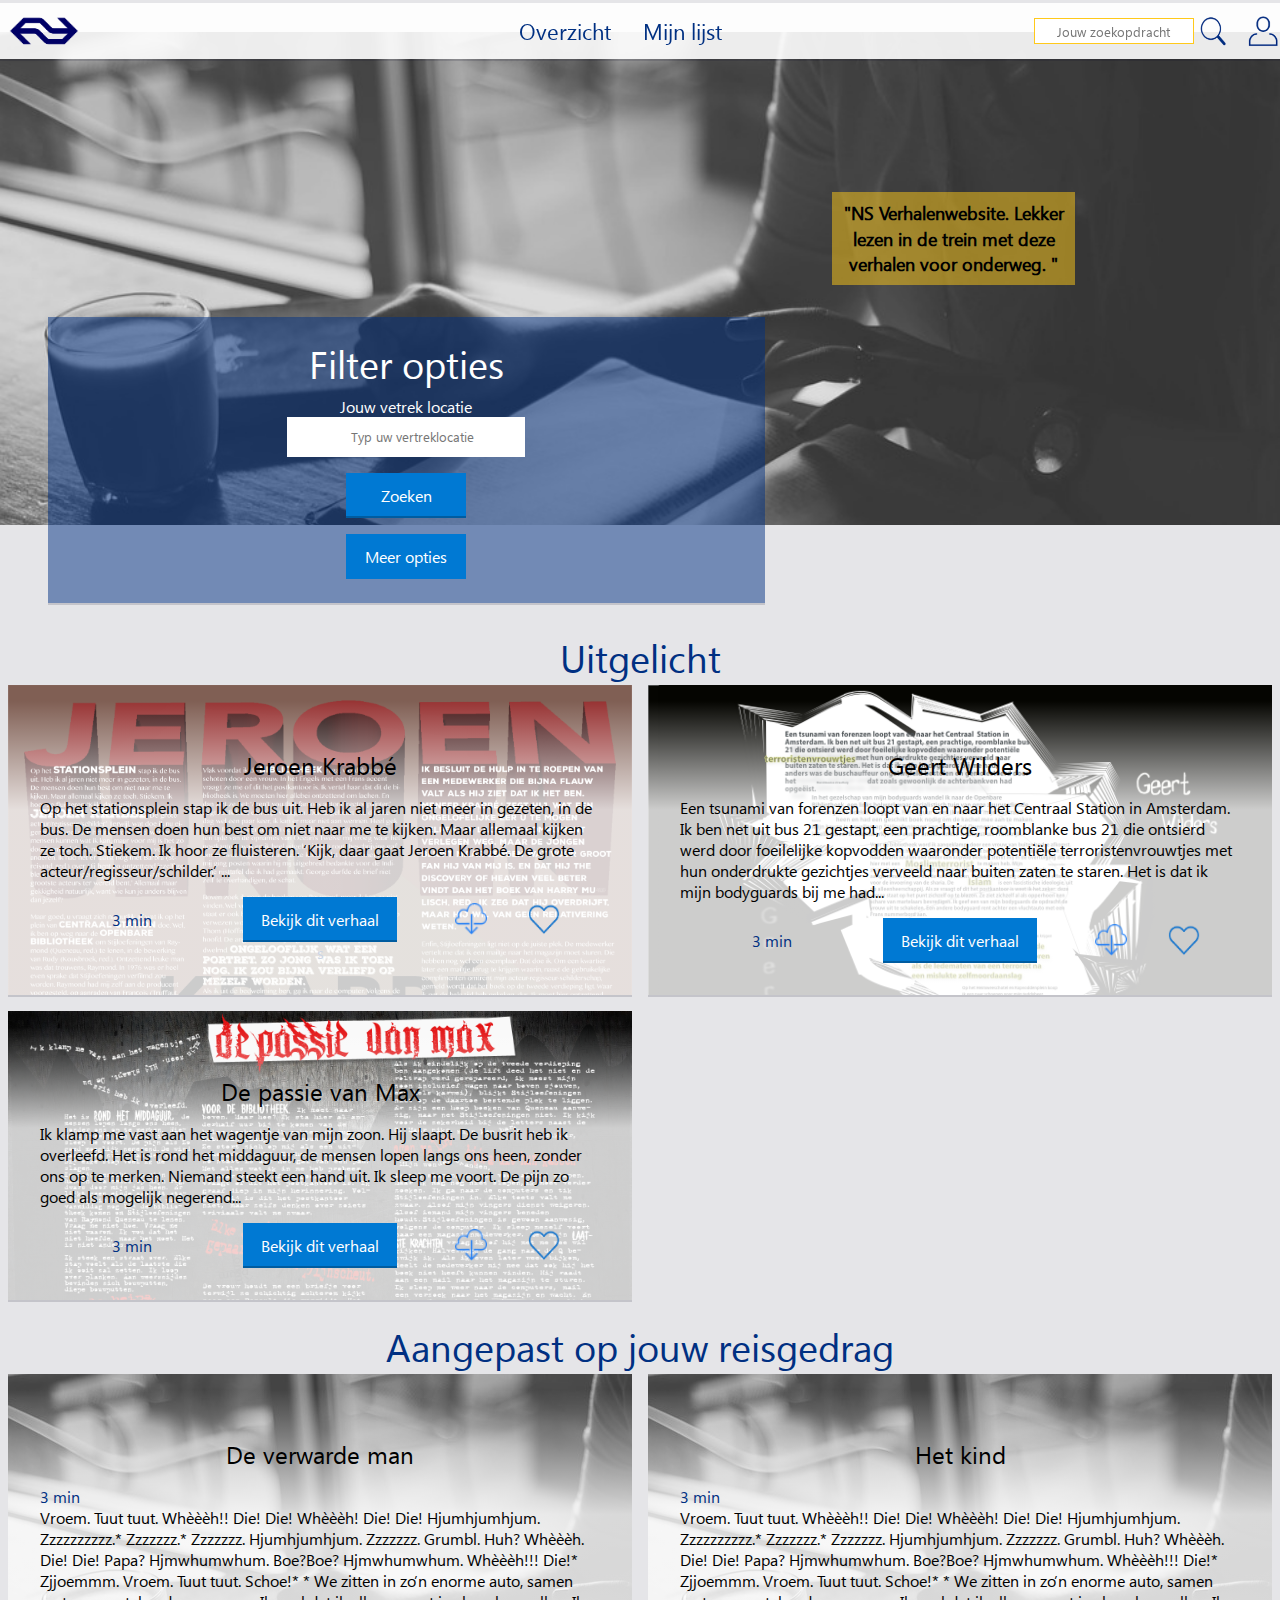
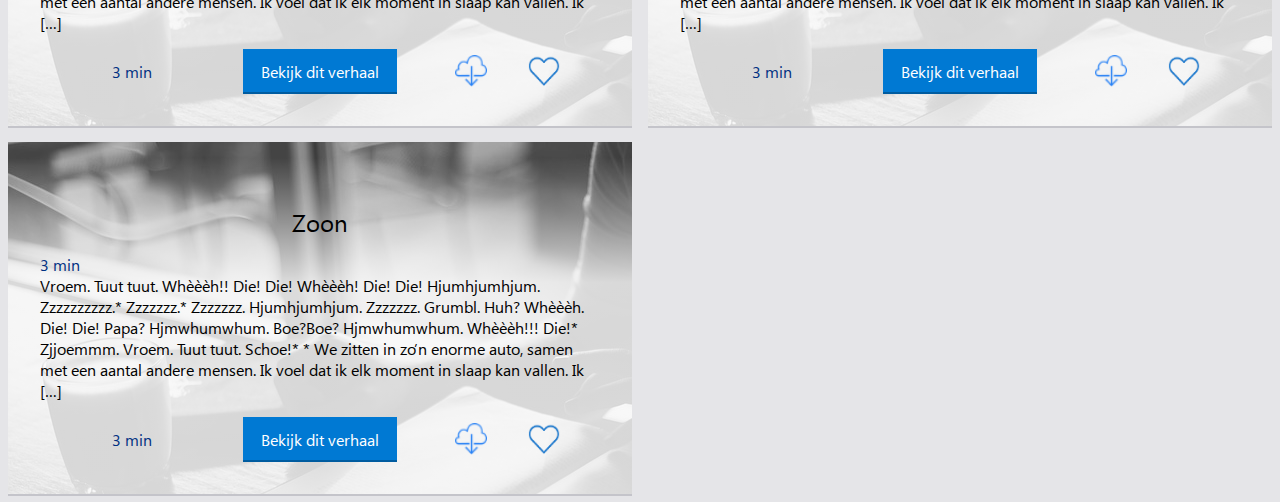
<file: index.html>
<!DOCTYPE html>
<html lang="nl">
    <head>
    <meta charset="UTF-8">
    <meta name="viewport" content="width=device-width, initial-scale=1.0">

    <link rel="stylesheet" type="text/css" href="css/style.css">
    <title>NS Reisverhalen</title>
</head>

<body>
    <header>
        <img src="assets/image/logo.png" alt="Logo van de NS">
        <h1></h1>


        <nav>


            <ul>
                <li><a href="index.html">Overzicht</a></li>
                <li><a href="index.html">Mijn lijst</a></li>
            </ul>
        </nav>


        <input type="text" name="zoeken" placeholder="Jouw zoekopdracht">
        <img src="assets/image/zoeken_icon.png" alt="zoeken icoon">
        <a href="login.html"><img src="assets/image/login_icon.png" alt="login icoon"></a>
    </header>

    <section>

        <h1>"NS Verhalenwebsite. Lekker lezen in de trein met deze verhalen voor onderweg. " </h1>
    </section>

    <aside>
        <h2>Filter opties</h2>

        <form>
            <fieldset>


                <!--           vertreklocatie-->
                <label for="input-search" class="filteren">Jouw vetrek locatie</label>

                <input type="text" id=input-search name="invoer" title="vertreklocatie" placeholder="Typ uw vertreklocatie">



                <!--     DEZE BUTTON MOET EIGENKIJK ZO:-->
                <input type="submit" value="Zoeken" id="resulaten-tonen">


                <!--    MAAR DE BUTTON WAS ZO:-->
                <!--       <button type="submit" id="resulaten-tonen">Zoeken!</button> -->

                <button>Meer opties</button>
                <div id="options">



                    <!--Leesduur-->
                    <label for="radio-leesduur" class="tijdkeuze">
            Filter op leesduur
</label>


                    <input id="radio-leesduur0min" type="radio" name="changeOverTime" value="0">
                    <label for="radio-leesduur0min" class="minuten">0 tot 5 min</label>


                    <input id="radio-leesduur5min" type="radio" name="changeOverTime" value="5">
                    <label for="radio-leesduur5min" class="minuten">5 tot 10 min</label>

                    <input id="radio-leesduur10min" type="radio" name="changeOverTime" value="10">
                    <label for="radio-leesduur10min" class="minuten"> 10 tot 15 min</label>

                    <!--Voorkeuren-->
                    <!--  Checkbox -->

                    <label for="Preferences" class="voorkeur">Voorkeuren</label>
                    <input type="checkbox" name="sorteren" value="ongelezen" ID="Preferences">Toon alleen ongelezen
                    <input type="checkbox" name="sorteer" value="goed beoordeelde" ID="Preferences">Toon alleen goed beoordeeld


                </div>

            </fieldset>

            <!--

            DIT IS DE DROPDOWN VERSIE FILTEREN OP LEESDUUR
                    <label>
                        Filter op leesduur
                            <label for="time-input" class="timebutton_inputlabel">
                            <img src="assets/image/login_icon.png" alt="login icoon">

                    <select>
                            <option value="1">0-5 min</option>
                            <option value="2">5-10 min</option>
                            <option value="3">10-15 min</option>
                        </select>
                    </label>
-->

        </form>
    </aside>
    <main>
        <section>
            <h2>Uitgelicht</h2>
        </section>

        <article>
            <h3>Jeroen Krabbé</h3>
            <p>Op het stationsplein stap ik de bus uit. Heb ik al jaren niet meer in gezeten, in de bus. De mensen doen hun best om niet naar me te kijken. Maar allemaal kijken ze toch. Stiekem. Ik hoor ze fluisteren. ‘Kijk, daar gaat Jeroen Krabbé. De grote acteur/regisseur/schilder.’ ...
            </p>
            <footer>
                <span>3 min</span>
                <a href="mijnvehalen_aanzien.html">Bekijk dit verhaal</a>

                <div>
                    <img id="download" src="assets/image/download_icon.png" alt="downloaden">

                    <img id="opslaan" src="assets/image/opslaan_icon.png" alt="opslaan">
                </div>
            </footer>
s
        </article>

        <article>
            <h3>Geert Wilders</h3>
            <p>Een tsunami van forenzen loopt van en naar het Centraal Station in Amsterdam. Ik ben net uit bus 21 gestapt, een prachtige, roomblanke bus 21 die ontsierd werd door foeilelijke kopvodden waaronder potentiële terroristenvrouwtjes met hun onderdrukte gezichtjes verveeld naar buiten zaten te staren. Het is dat ik mijn bodyguards bij me had...</p>
            <footer>
                <span>3 min</span>
                <a href="mijnverhalen_discriminatie.html">Bekijk dit verhaal</a>
                
                <div>
                    <img id="download" src="assets/image/download_icon.png" alt="downloaden">
                    <img id="opslaan" src="assets/image/opslaan_icon.png" alt="opslaan">
                </div>
            </footer>
        </article>

        <article>
            <h3>De passie van Max</h3>
            <p>Ik klamp me vast aan het wagentje van mijn zoon. Hij slaapt. De busrit heb ik overleefd. Het is rond het middaguur, de mensen lopen langs ons heen, zonder ons op te merken. Niemand steekt een hand uit. Ik sleep me voort. De pijn zo goed als mogelijk negerend... </p>
            <footer>
                <span>3 min</span>
                <a href="mijnverhalen_lijden.html">Bekijk dit verhaal</a>
                <div>
                    <img id="download" src="assets/image/download_icon.png" alt="downloaden">
                    <img id="opslaan" src="assets/image/opslaan_icon.png" alt="opslaan">
                </div>
            </footer>
        </article>

        <section>
            <h2>Aangepast op jouw reisgedrag</h2>
        </section>

        <article>
            <h3>De verwarde man</h3>
            <footer>3 min</footer>
            <p>Vroem. Tuut tuut. Whèèèh!! Die! Die! Whèèèh! Die! Die! Hjumhjumhjum. Zzzzzzzzzz.* Zzzzzzz.* Zzzzzzz. Hjumhjumhjum. Zzzzzzz. Grumbl. Huh? Whèèèh. Die! Die! Papa? Hjmwhumwhum. Boe?Boe? Hjmwhumwhum. Whèèèh!!! Die!* Zjjoemmm. Vroem. Tuut tuut. Schoe!* * We zitten in zo’n enorme auto, samen met een aantal andere mensen. Ik voel dat ik elk moment in slaap kan vallen. Ik […]</p>
            <footer>
                <span>3 min</span>
                <a href="mijnverhalen_lijden.html">Bekijk dit verhaal</a>
                <div>
                    <img id="download" src="assets/image/download_icon.png" alt="downloaden">
                    <img id="opslaan" src="assets/image/opslaan_icon.png" alt="opslaan">
                </div>
            </footer>
        </article>


        <article>
            <h3>Het kind</h3>
            <footer>3 min</footer>
            <p>Vroem. Tuut tuut. Whèèèh!! Die! Die! Whèèèh! Die! Die! Hjumhjumhjum. Zzzzzzzzzz.* Zzzzzzz.* Zzzzzzz. Hjumhjumhjum. Zzzzzzz. Grumbl. Huh? Whèèèh. Die! Die! Papa? Hjmwhumwhum. Boe?Boe? Hjmwhumwhum. Whèèèh!!! Die!* Zjjoemmm. Vroem. Tuut tuut. Schoe!* * We zitten in zo’n enorme auto, samen met een aantal andere mensen. Ik voel dat ik elk moment in slaap kan vallen. Ik […]</p>
            <footer>
                <span>3 min</span>
                <a href="mijnverhalen_lijden.html">Bekijk dit verhaal</a>
                <div>
                    <img id="download" src="assets/image/download_icon.png" alt="downloaden">
                    <img id="opslaan" src="assets/image/opslaan_icon.png" alt="opslaan">
                </div>
            </footer>
        </article>

        <article>
            <h3>Zoon</h3>
            <footer>3 min</footer>
            <p>Vroem. Tuut tuut. Whèèèh!! Die! Die! Whèèèh! Die! Die! Hjumhjumhjum. Zzzzzzzzzz.* Zzzzzzz.* Zzzzzzz. Hjumhjumhjum. Zzzzzzz. Grumbl. Huh? Whèèèh. Die! Die! Papa? Hjmwhumwhum. Boe?Boe? Hjmwhumwhum. Whèèèh!!! Die!* Zjjoemmm. Vroem. Tuut tuut. Schoe!* * We zitten in zo’n enorme auto, samen met een aantal andere mensen. Ik voel dat ik elk moment in slaap kan vallen. Ik […]</p>
            <footer>
                <span>3 min</span>
                <a href="mijnverhalen_lijden.html">Bekijk dit verhaal</a>
                <div>
                    <img id="download" src="assets/image/download_icon.png" alt="downloaden">
                    <img id="opslaan" src="assets/image/opslaan_icon.png" alt="opslaan">
                </div>
            </footer>

        </article>



    </main>
<!--
    <footer>
        <a href="index.html">Overzicht</a>
        <a href="http://www.ns.ns">Naar de NS-website</a>
    </footer>
-->
</body>
<script src="js/index.js"></script>
</html>
</file>
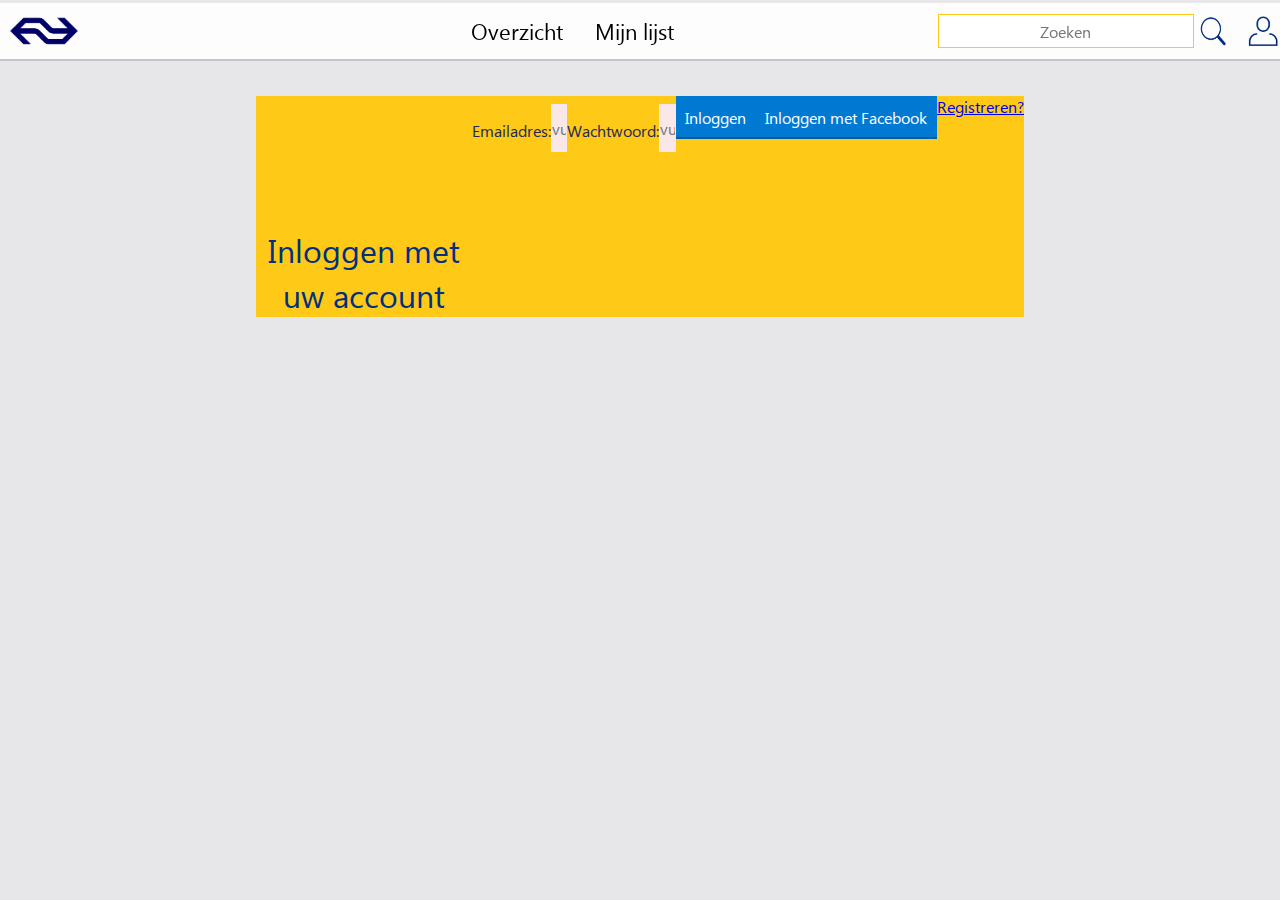
<file: login.html>
<!DOCTYPE html>
<html lang="nl">
	<head>
		<meta charset="UTF-8">
		<meta name="viewport" content="width=device-width, initial-scale=1.0">
		<title>Login</title>
		<link rel="stylesheet" href="css/stylelogin.css">
		
	</head>
	<body>
		<header>
            <img src="assets/image/logo.png" alt="Logo van de NS">
            <h1>NS Reisverhalen</h1>


            <nav>
                

                <ul>
                    <li><a href="index.html">Overzicht</a></li>
                    <li><a href="index.html">Mijn lijst</a></li>
                </ul>
            </nav>

           
            <input type="text" name="zoeken" placeholder="Zoeken">
            <img src="assets/image/zoeken_icon.png" alt="zoeken icoon">
            <a href="login.html"><img src="assets/image/login_icon.png" alt="login icoon"></a>
        </header>
	  <!-- <!Moet H1 zijn -->
		
			
			
				<form action="index.html">
					<legend>Inloggen met uw account</legend>

					<fieldset>
					
						<label for="email">Emailadres:</label>
						<input type="email" name="email" id="email" title="E-mail adres" placeholder="vul hier je e-mail adres in" required="">
						<!-- <div contenteditable="plaintext-only"></div> -->
					</input>

						
						<label for="hww">Wachtwoord:</label>
						<input type="password" name="hhw" id="hww" placeholder="vul hier je wachtwoord in" required="">
						</input>

						<input id="inloggen" class="button" type="submit" value="Inloggen"></input>

						<input id="inloggenfb" class="button" type="submit" value="Inloggen met Facebook"></input>

						<a href="register.html">Registreren?</a>
						<!-- <button>Inloggen</button> -->
					</fieldset>
					
					
					
					
					
					
				</form>
				
			
			
		<!--  <footer>
            <a href="index.html">Overzicht</a>
            <a href="index.html">Terug</a> -->
        </footer>
	</body>
</html>
</file>
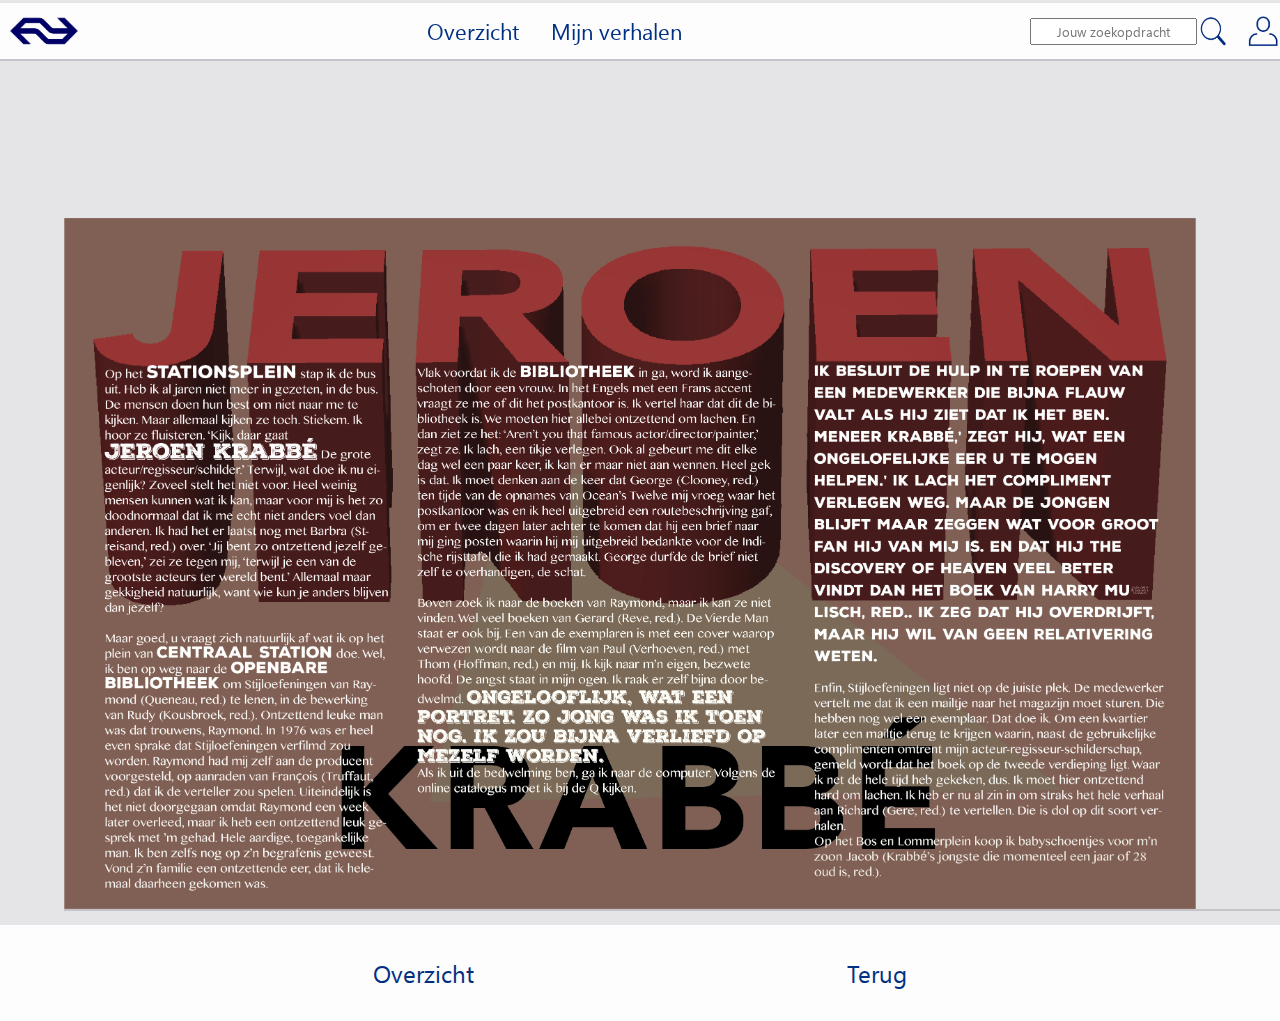
<file: mijnvehalen_aanzien.html>
<!DOCTYPE html>
<html lang="nl">
	<head>
		<meta charset="UTF-8">
		<meta name="viewport" content="width=device-width, initial-scale=1.0">
		<link rel="stylesheet" type="text/css" href="css/style_lijdenverhaal.css"> 
		<!-- Andere stylesheet toevoegen -->
		<title>Aanzien Verhaal</title>
	</head>
	<body>
		<header>
			<img src="assets/image/logo.png" alt="Logo van de NS">
			<h1>Jouw opgeslagen en gedownloade verhalen</h1>
			


<!-- WERKT NOG NIET ALS DROPDOWN -->
			<nav>
				
				<ul>
					<li><a href="index.html">Overzicht</a></li>
					<li><a href="index.html">Mijn verhalen</a></li>
				</ul>
			
			</nav>
			
		
			<input type="text" name="zoeken" placeholder="Jouw zoekopdracht">
			<img src="assets/image/zoeken_icon.png" alt="zoeken icoon">
			<a href="login.html"><img src="assets/image/login_icon.png" alt="login icoon"></a>
			
		</header>
		
<!--		  -->
<main>

    
     <div class="gif1"></div>
     <div class='img1'><p>De enige echte</p></div>
    <div class="aanzien"></div>
    

<!--    <img src="assets/lijden1.png" alt="lees verhaal">-->
           
            <section>
                <h2>De passie van Max</h2>
                </section>

<!--
                <article>
                    <h3>Stijloefeningen (58) – De Passie van Max </h3>
                    <p>Ik klamp me vast aan het wagentje van mijn zoon. Hij slaapt. De busrit heb ik overleefd. Het is rond het middaguur, de mensen lopen langs ons heen, zonder ons op te merken. Niemand steekt een hand uit. Ik sleep me voort. De pijn zo goed als mogelijk negerend....
                    </p>
                    <footer>
                        <span>3 min</span>
                        <a href="index.html">Lees verder</a>
                        <div>
                            <img src="assets/image/download_icon.png" alt="downloaden">
                            <img src="assets/image/opslaan_icon.png" alt="opslaan">
                        </div>
                    </footer>

                </article>
                </div>
            
-->
               
        </main>
        <footer>
         <a href="index.html">Overzicht</a>
        <a href="index.html">Terug</a>
        </footer>
</body>
<script src="js/index.js"></script>
</html>
</file>
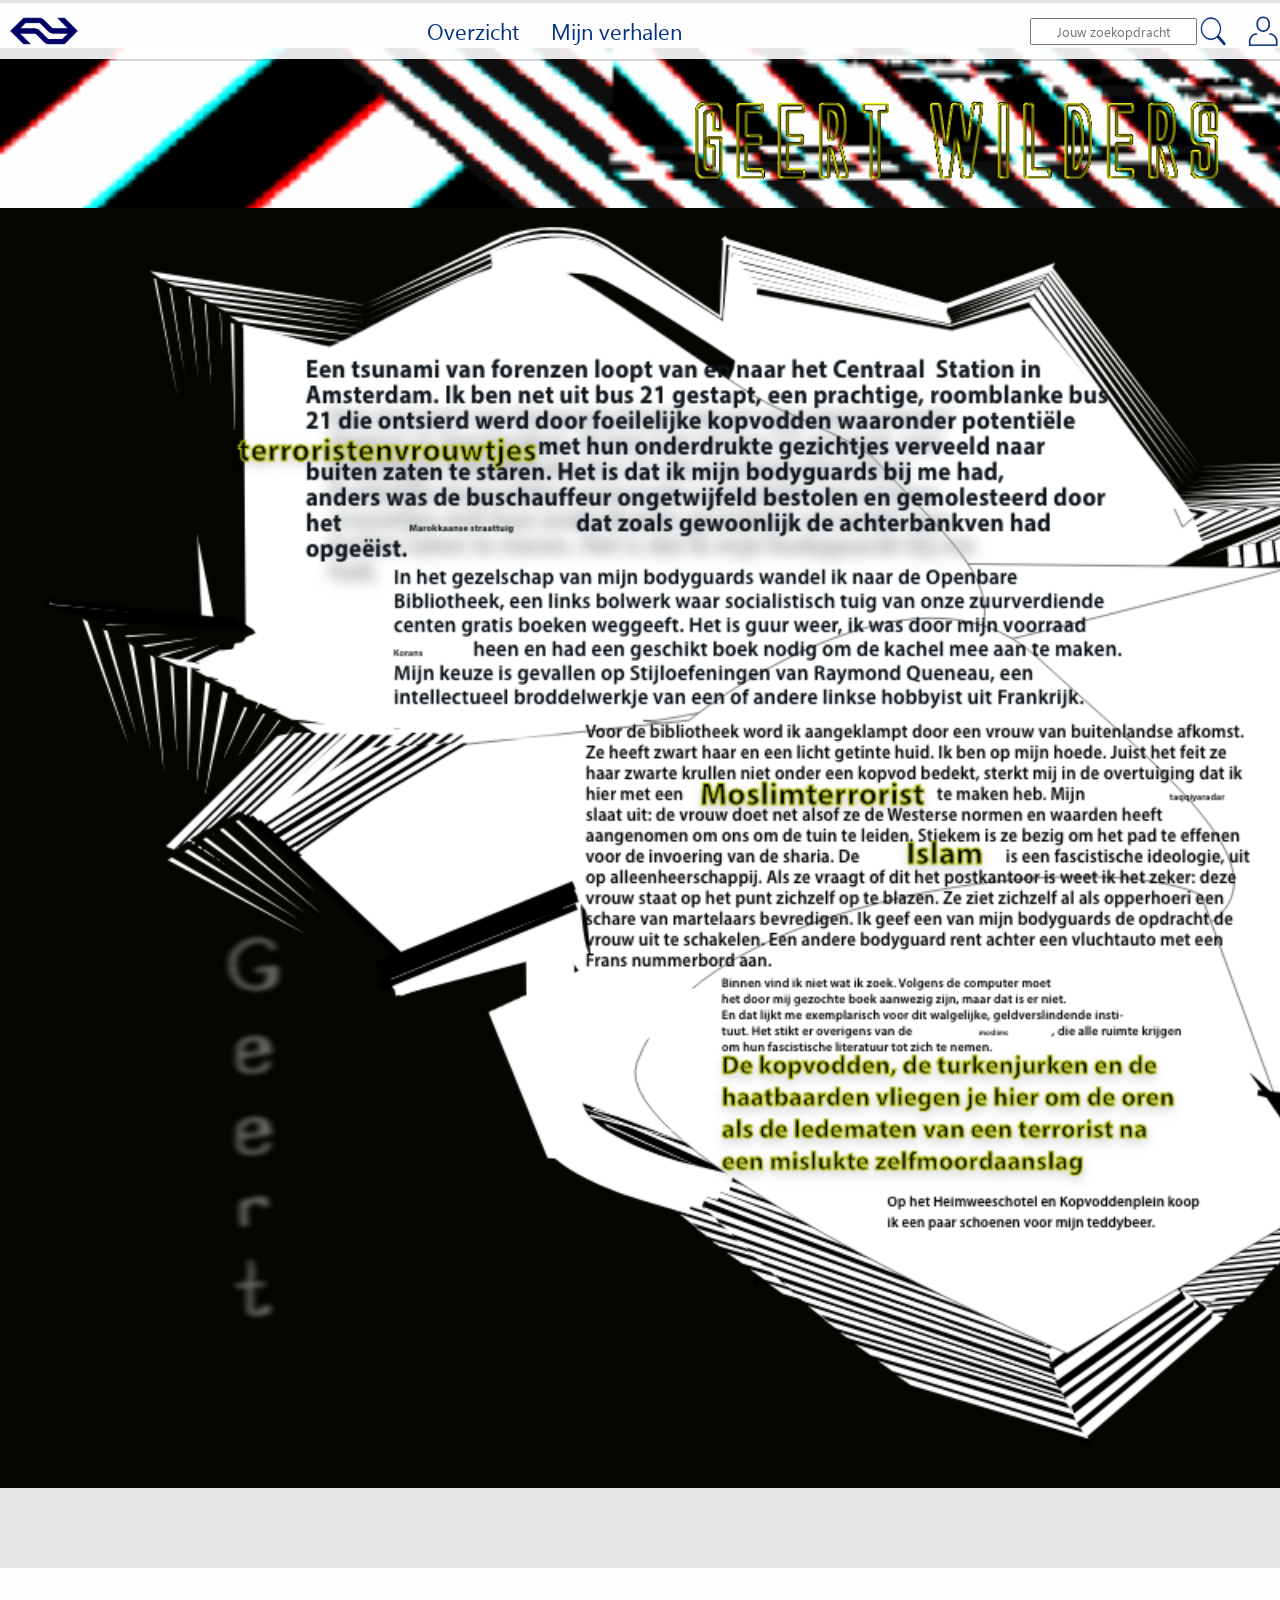
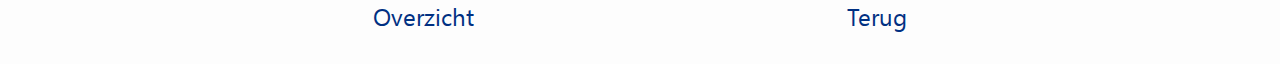
<file: mijnverhalen_discriminatie.html>
<!DOCTYPE html>
<html lang="nl">
	<head>
		<meta charset="UTF-8">
		<meta name="viewport" content="width=device-width, initial-scale=1.0">
		<link rel="stylesheet" type="text/css" href="css/style_lijdenverhaal.css"> 
		<!-- Andere stylesheet toevoegen -->
		<title>Discriminatie Verhaal</title>
	</head>
	<body>
		<header>
			<img src="assets/image/logo.png" alt="Logo van de NS">
			<h1>Jouw opgeslagen en gedownloade verhalen</h1>
			


<!-- WERKT NOG NIET ALS DROPDOWN -->
			<nav>
				
				<ul>
					<li><a href="index.html">Overzicht</a></li>
					<li><a href="index.html">Mijn verhalen</a></li>
				</ul>
			
			</nav>
			
		
			<input type="text" name="zoeken" placeholder="Jouw zoekopdracht">
			<img src="assets/image/zoeken_icon.png" alt="zoeken icoon">
			<a href="login.html"><img src="assets/image/login_icon.png" alt="login icoon"></a>
			
		</header>
		
<!--		  -->
<main class="gif5">

  <div class="gif3"></div>
  <div class="gif4"></div>


    <div class="discriminatie"></div>

<!--    <img src="assets/lijden1.png" alt="lees verhaal">-->
           
            <section>
                <h2>De passie van Max</h2>
                </section>

<!--
                <article>
                    <h3>Stijloefeningen (58) – De Passie van Max </h3>
                    <p>Ik klamp me vast aan het wagentje van mijn zoon. Hij slaapt. De busrit heb ik overleefd. Het is rond het middaguur, de mensen lopen langs ons heen, zonder ons op te merken. Niemand steekt een hand uit. Ik sleep me voort. De pijn zo goed als mogelijk negerend....
                    </p>
                    <footer>
                        <span>3 min</span>
                        <a href="index.html">Lees verder</a>
                        <div>
                            <img src="assets/image/download_icon.png" alt="downloaden">
                            <img src="assets/image/opslaan_icon.png" alt="opslaan">
                        </div>
                    </footer>

                </article>
                </div>
            
-->
               
        </main>
        <footer>
         <a href="index.html">Overzicht</a>
        <a href="index.html">Terug</a>
        </footer>
</body>
<script src="js/index.js"></script>
</html>
</file>
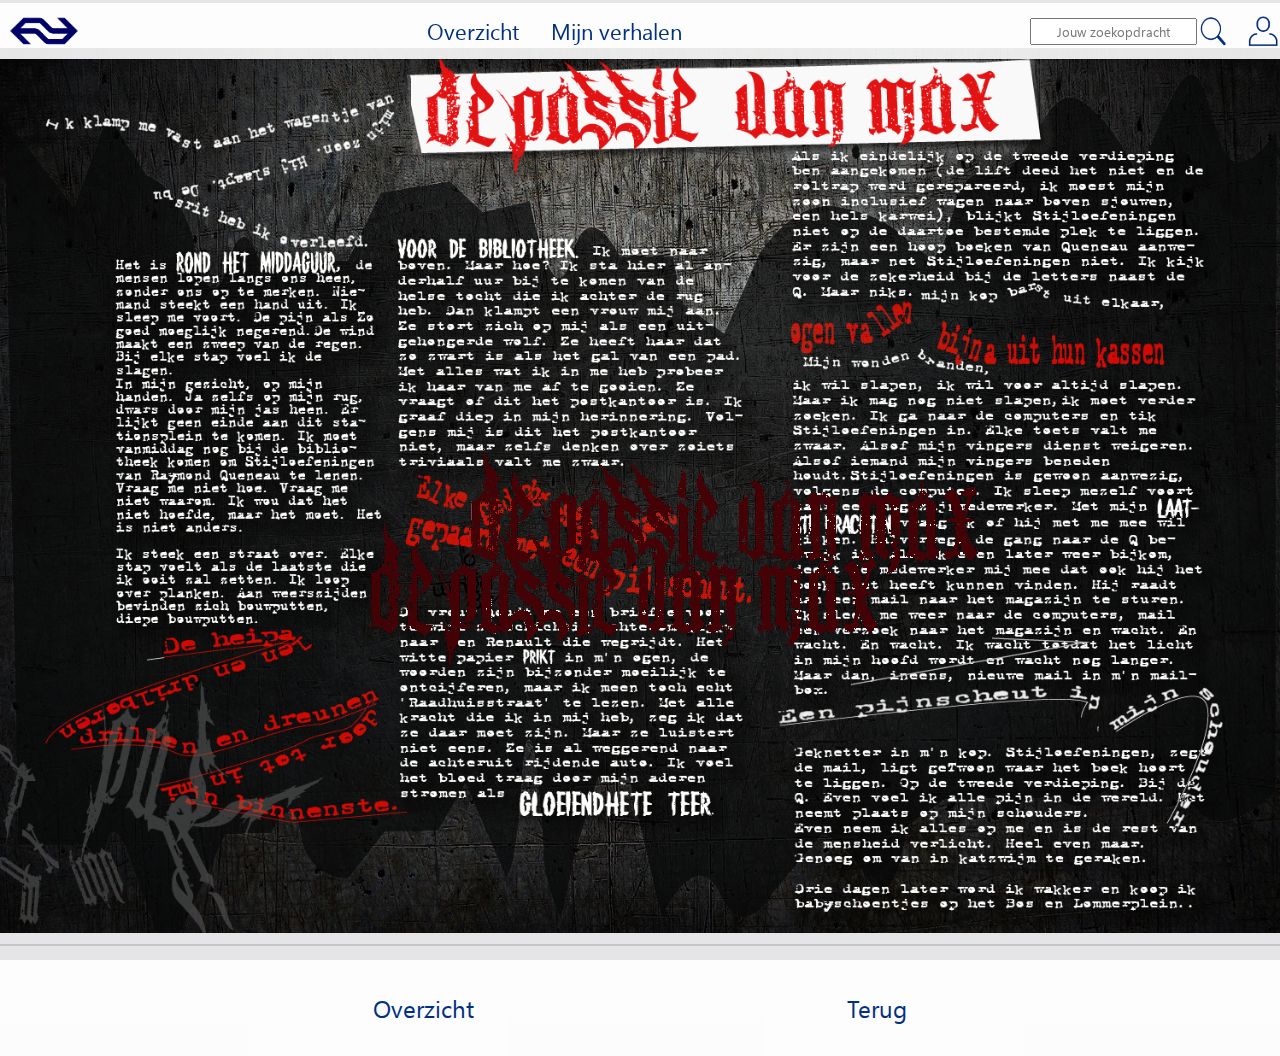
<file: mijnverhalen_lijden.html>
<!DOCTYPE html>
<html lang="nl">
	<head>
		<meta charset="UTF-8">
		<meta name="viewport" content="width=device-width, initial-scale=1.0">
		<link rel="stylesheet" type="text/css" href="css/style_lijdenverhaal.css"> 
		<!-- Andere stylesheet toevoegen -->
		<title>Lijden Verhaal</title>
	</head>
	<body>
		<header>
			<img src="assets/image/logo.png" alt="Logo van de NS">
			<h1>Jouw opgeslagen en gedownloade verhalen</h1>
			


<!-- WERKT NOG NIET ALS DROPDOWN -->
			<nav>
				
				<ul>
					<li><a href="index.html">Overzicht</a></li>
					<li><a href="index.html">Mijn verhalen</a></li>
				</ul>
			
			</nav>
			
		
			<input type="text" name="zoeken" placeholder="Jouw zoekopdracht">
			<img src="assets/image/zoeken_icon.png" alt="zoeken icoon">
			<a href="login.html"><img src="assets/image/login_icon.png" alt="login icoon"></a>
			
		</header>
		
<!--		  -->
<main>

    <div class="gif2"></div>
    <div class="lijden"></div>
    
    

<!--    <img src="assets/lijden1.png" alt="lees verhaal">-->
           
            <section>
                <h2>De passie van Max</h2>
                </section>

<!--
                <article>
                    <h3>Stijloefeningen (58) – De Passie van Max </h3>
                    <p>Ik klamp me vast aan het wagentje van mijn zoon. Hij slaapt. De busrit heb ik overleefd. Het is rond het middaguur, de mensen lopen langs ons heen, zonder ons op te merken. Niemand steekt een hand uit. Ik sleep me voort. De pijn zo goed als mogelijk negerend....
                    </p>
                    <footer>
                        <span>3 min</span>
                        <a href="index.html">Lees verder</a>
                        <div>
                            <img src="assets/image/download_icon.png" alt="downloaden">
                            <img src="assets/image/opslaan_icon.png" alt="opslaan">
                        </div>
                    </footer>

                </article>
                </div>
            
-->
               
        </main>
        <footer>
         <a href="index.html">Overzicht</a>
        <a href="index.html">Terug</a>
        </footer>
</body>
<script src="js/index.js"></script>
</html>
</file>
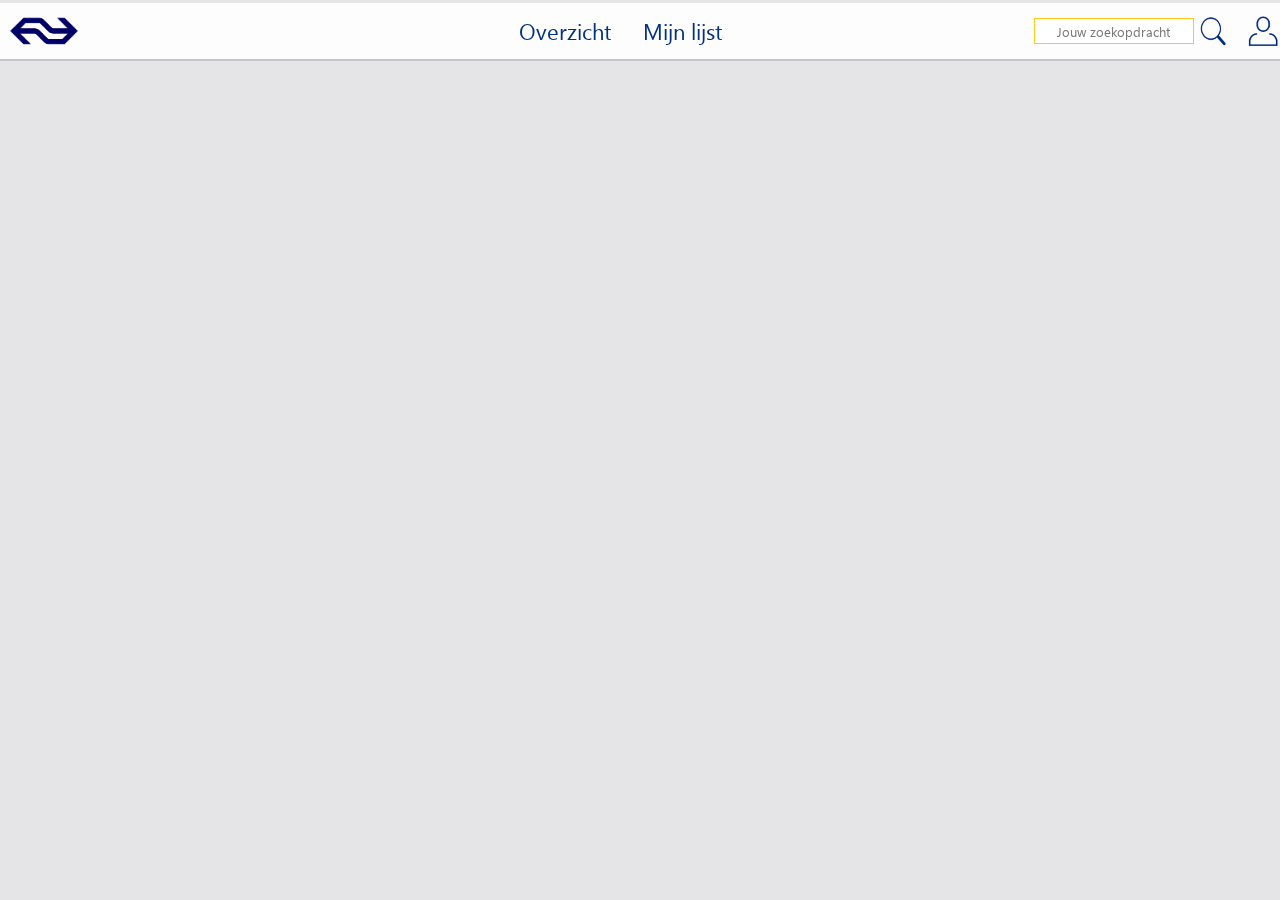
<file: Oefening_tabbar_android.html>
<!DOCTYPE html>
<html lang="nl">
    <head>
        <meta charset="UTF-8">
        <meta name="viewport" content="width=device-width, initial-scale=1.0">

        <link rel="stylesheet" type="text/css" href="css/style.css">
        <title>NS Reisverhalen</title>
    </head>
    <body>
        <header>
            <img src="assets/image/logo.png" alt="Logo van de NS">
            <h1>NS Reisverhalen</h1>

            <nav>

                <ul>
                    <li><a href="index.html">Overzicht</a></li>
                    <li><a href="index.html">Mijn lijst</a></li>
                </ul>

            </nav>

            <input type="text" name="zoeken" placeholder="Jouw zoekopdracht">
            <img src="assets/image/zoeken_icon.png" alt="zoeken icoon">
            <a href="login.html"><img src="assets/image/login_icon.png" alt="login icoon"></a>
        </header>
</file>
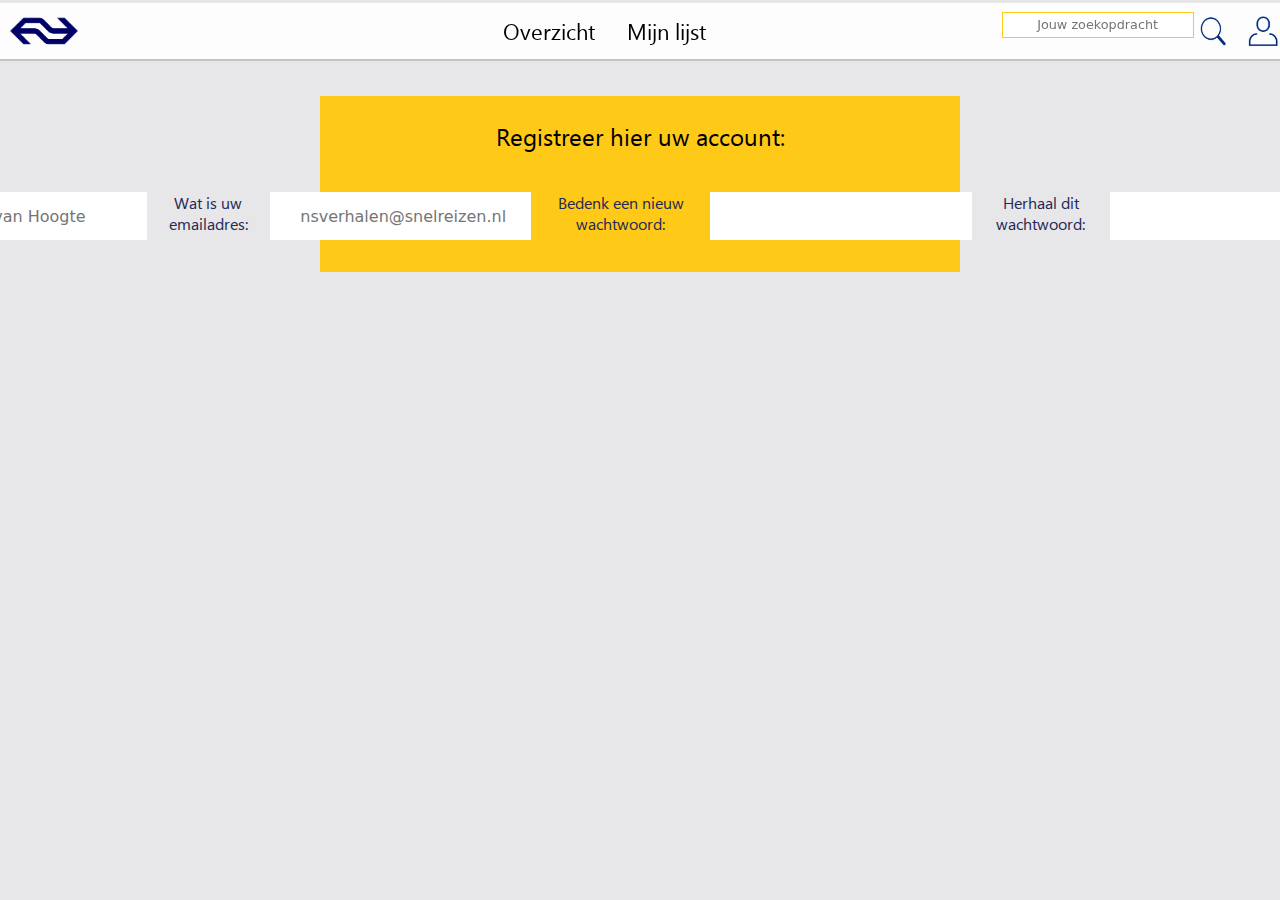
<file: register.html>
<!DOCTYPE html>
<html lang="nl">
<head>
    <meta charset="UTF-8">
     <link rel="stylesheet" type="text/css" href="css/style_aanmelden.css">
    <title>Registreren</title>
    </head>
    <body>
        <header>
            <img src="assets/image/logo.png" alt="Logo van de NS">
            <h1></h1>


            <nav>
                

                <ul>
                    <li><a href="index.html">Overzicht</a></li>
                    <li><a href="index.html">Mijn lijst</a></li>
                </ul>
            </nav>

           
            <input type="text" name="zoeken" placeholder="Jouw zoekopdracht">
            <img src="assets/image/zoeken_icon.png" alt="zoeken icoon">
            <a href="login.html"><img src="assets/image/login_icon.png" alt="login icoon"></a>
        </header>

<form>
      <fieldset>
        <legend>Registreer hier uw account:</legend>
     
      <label for="naam">Wat is uw naam:</label>
      <input type="text" name="naam" placeholder="Arjan van Hoogte" id="naam" required="">
      <label for="email">Wat is uw emailadres:</label>
      <input type="email" name="email" placeholder=" nsverhalen@snelreizen.nl" id="email" required="">
      <label for="ww">Bedenk een nieuw wachtwoord:</label>
      <input type="password" name="ww" placeholder="" id="ww" required="">
      <label for="hww">Herhaal dit wachtwoord:</label>
      <input type="password" name="hhw" id="hww" required="">
      <input id="registreren" class="button" type="submit" value="Nu registreren" onclick="ShowMessage()">

      <div id="popup"></div>
       
    </fieldset>
</form>

</body>
<script src="js/index.js"></script>
</html>
</file>
<file: css/style.css>
/*Colors used: #e5e5e8; grey
#e9c84e; yellow
rgba(255, 201, 23, 1); geel
rgba (0, 48, 130, 1);
Font-style: Segoe UI*/
/*var color: (--nsyellow);*/

/*border-style: solid, 0.5em, #fff; */
/*background-color: rgba(255, 201, 23, 1); yellow*/
    /*background-color: hsla(0, 0%, 100%, .9); DOORZICHTIG*/
    /*box-shadow: 0 2px 0 0 rgba(7, 7, 33, .15);*/


    /*alle boxsizings eruit rbehalve bij reset*/
    /*alle comments eruit*/

/*

-webkit-transition: all 0.15s ease;
-moz-transition: all 0.15s ease;
transition: all 0.15s ease;
    display: block;
transition: all 0.15s ease-in-out;
*/

/*:root{
    --nsyellow: rgba(255, 201, 23, 1);
    --nsblue: rgba(0, 48, 130, 1);
}*/
@font-face {
    font-family: "segoe UI";
    src: url('../assets/fonts/segoeui.ttf') format('truetype');
}

body,
body * {
    font-family: "segoe UI", serif;
    margin: 0;
    padding: 0;
    box-sizing: border-box;
}


/*HEADER*/
header {
    background-color: hsla(0, 0%, 100%, .9);
    width: 100%;
    box-shadow: 0 0.125rem 0 0 rgba(7, 7, 33, .15);
    position: fixed;
    top: 0.2rem;
    z-index: 99;
    height: 3.5rem;
}

header > img:last-of-type {
    
        margin-right: 1rem;
    display: flex;
    justify-content: flex-end;
    justify-items: flex-end;
    align-items: flex-end;
}

img[src="assets/image/logo.png"] {
/*    Het logo van de ns*/
width: 4.5em;
height: 4.5em;
margin-left: 0.5em;
}

header > h1 {
/*    NS Reisverhalen*/
font-size: 2.375rem;
line-height: 2.8125rem;
color: #003082;
font-weight: 400;
    margin-left: 1rem; 
    content:""; 
    display: none;
}


img[src="assets/image/zoeken_icon.png"] {
width: 2.1em;
height: 2em;
}


img[src="assets/image/login_icon.png"]{
/*Login icon in header
attribute selector*/
width: 2.1em;
height: 2em;
display: flex;
justify-content: flex-end;
justify-items: flex-end;

}

header{
    display: flex;
    align-items: center;
    justify-content: flex-start;
    vertical-align: middle;
}

header > input {
    
    border: solid 0.03rem rgb(255, 201, 26);
    padding: -5rem;
    /* padding: 1rem; */
       margin-left: -8rem;
    margin-right: 0.2rem;
    /* width: 20%; */
    font-size: 0.8rem;
    /* height: 1rem; */
    -webkit-appearance: textfield;
    text-align: center;
}

/*---------------------------------- nav-----------------------*/

nav {
    margin: 1em auto;
    display: flex;
    flex-wrap: nowrap;
}

nav ~ input, nav ~ img {
    height: 2em;
    justify-content: flex-end;
}

nav ul {
/*    Overzicht en mijn lijst MOET NAAST ELKAAR*/
    list-style: none;
    display: flex;
}

nav ul li {
   /* display: inline-block?????;*/
    display: flex;
}

nav ul li a {
        text-decoration: none;
    color: inherit;
    padding: 1rem;
    font-size: 1.4rem;
   
    display: flex;
}

nav ul li:first-of-type a:hover {
    border-bottom: .2rem solid rgba(255, 201, 23, .9);
    padding-bottom: 0.4rem;
}
nav ul li:nth-of-type(2) a:hover {
    border-bottom: .2rem solid rgba(255, 201, 23, .9);
    padding-bottom: 0.4rem;
}
/*Dit knippen naar andere pagina  mijn lijstje
*/
/*------------Hier begint de body-------------*/
body {
    text-align: center;
    background-color: #e5e5e8;
}

body, ul {

    color: #003082;
}

body, fieldset {
    border: none;
}

section {
    width: 100%;
    display: flex;
    align-items: flex-end;
}

/*Dit is het blokje met NS verhalen reist met je mee*/
/*Background image hier in*/
body > section:first-of-type {

display: flex;
/* flex-wrap: nowrap; */
/* padding: 3rem; */
padding-bottom: 5rem;
margin-bottom: 3rem;
margin-top: 2rem;
/* margin-top: 1rem; */
background-image: url("../assets/book_background_image.jpg");
background-size: cover;
}

section > h1 {
    width: 19%;
    height: 5%;
    padding: 0.5rem;
    background-color: rgba(255, 201, 23, 0.5);
    
    margin-top: 10rem;
    margin-bottom: 10rem;
    margin-left: 50rem;
    margin-left: 65%;
    font-size: 1.1rem;
    line-height: 1.6rem;
    color: black;
    /* color: white; */
    text-align: center;
    display: block;
    position: relative;   
}


/*Aside GEEL VLAK FILTEREN EN SORTEREN*/
aside {

background-color: rgba(0, 48, 130, 0.5);
 border-spacing: 0;
color: white;
padding: 1.5rem;
text-align: center;
vertical-align: middle;
box-shadow: 0 .125rem 0 0 rgba(7, 7, 33, .15);
margin-top: -16em;
margin-left: 3em;
    width: 56%;
    margin-left: 3rem;
}


label {
    vertical-align: middle;
    text-align: center;
cursor: pointer;
    display: flex;
    justify-content: center;
    margin: 0 auto;
}

aside > h2 {/*titel FILTER OPTIES*/
margin-top: 0;
margin-bottom: .625rem;
font-size: 2.375rem;
line-height: 2.8125rem;
color: white;
font-weight: 400;
text-align: center;
display: block;
position: relative;
border-spacing: 0;
vertical-align: middle;
}


.tijdkeuze{
    font-size: 1.6rem;
color: rgba(0, 48, 130, 1);
    font-weight: 200;
    align-content: center;
    margin: 0 auto;
}

.tijdkeuze , input[type="radio"] + label {
/*    padding-top: 3rem;*/
}

fieldset > input[type="text"] {
vertical-align: middle;
    text-align: center;
    cursor: pointer;
/*    background-color: transparent;*/
    padding-left: 2.6875rem;
    padding-right: 1.9375rem;
    border-color: #FFF;
    border-style: solid;
    border-width: 0 0 0 .0625rem;
    color: #003082;
  
    height: 3em;
    justify-content: center;
}


input[type="radio"] {
display: none;
}

input[type="radio"]:checked + label {
    text-decoration-line: underline;
}

/*:checked + label for moet hetzelfde zijn als id
label staat erachter */
/*input:checked + label {

}*/

.minuten:hover {
    text-decoration-line: underline;
    vertical-align: middle;
    color: white;
    display: flex;
    }

.voorkeur {
    margin-top: 1rem;
    margin: 0 auto;
    text-align: inherit;
    display: none;
}

input#Preferences {
    margin-left: 3rem;
        margin: 0 auto;
    vertical-align: middle;
}

input[type="checkbox"] {
    background: #FFF;
    border: none;
    width: 1.50rem;
    height: 1.50rem;
    cursor: pointer;
    top: .125rem;
    border: .0625rem solid #b5b5bc;
    border-radius: .0625rem;
    vertical-align: middle;
    padding: 0.5rem;
    position: relative;
}


aside input[type="submit"],
button {

/*1 BUTTONS!!!!!--->Meer opties*/
min-width: 7.5rem;
font-weight: 400;
background-color: #0079d3;
color: #fff;
line-height: 1.5625rem;
font-size: 1rem;
border: none;
text-decoration: none;
transition: box-shadow .15s ease-in-out;
box-shadow: inset 0; -.125rem 0 #005ca0;
 height: 2.8125rem;
padding: .625rem 1.125rem;
justify-content: center;
 display: block;
white-space: nowrap;
vertical-align: middle;
    margin: 0 auto;
    margin-top: 1em;
}

div {
    height: 0;
    overflow: hidden;
    transition: .2s;
}

.show {
    height: 5em;
    display: flex;
    flex-wrap: wrap;
    margin-top: 1rem;
}


button:hover{
    box-shadow: inset 0 -3.125rem 0 #005ca0;
    cursor: pointer;
}


/*DIT IS DE ZOEKEN BUTTON*/
main > article a, input[type="submit"] {
    -webkit-appearance: none;
    font-weight: 400;
    background-color: #0079d3;
    color: #fff;
    line-height: 1.5625rem;
    font-size: 1rem;
    border: none;
    text-decoration: none;
    transition: box-shadow .15s ease-in-out;
    box-shadow: inset 0 -.125rem 0 #005ca0;
    padding: .625rem 1.125rem;
     display: block;
    white-space: nowrap;
    vertical-align: middle;
       
}

main > article a:hover, input[type="submit"]:hover {
    box-shadow: inset 0 -3.125rem 0 #005ca0;
    cursor: pointer;
}


/*DE HoVER SHOW FILER OPTIES OP BUTTON MEER OPTIES*/

/*---------------BEGIN MAIN-----------------------------*/


main * {
    display: inline-block;
    box-sizing: border-box;
}

main {
/*background-color: #e5e5e8; white*/
display: flex;
flex-wrap: wrap;
margin-top: 1em;
}

main > article {
    padding: 2rem;
    
     background-color: hsla(0, 0%, 100%, .9);
    box-shadow: 0 0.125rem 0 0 rgba(7,7,33,.15);
    margin: 0.5rem;
    width: calc(50% - 1rem);
    display: flex;
    flex-direction: column;
}

main > article:first-of-type {

    background-image:url("../assets/nieuw_aanzien_desktop.png");
/*    background-repeat: no-repeat;*/
    background-size: cover;
    background-repeat: no-repeat;

}

main > article:nth-of-type(2) {

    background-image:url("../assets/nieuw_discriminatie_desktop.png");
    background-repeat: no-repeat;
    background-size: cover;

}
main > article:nth-of-type(3) {
    background-image:url("../assets/nieuw_lijden_desktop.png");
    background-repeat: no-repeat;
    background-size: cover;

}

main > article:nth-of-type(4) {
    background-image:url("../assets/book_background_image.jpg");
    
}

main > article:nth-of-type(5) {
    background-image:url("../assets/book_background_image.jpg");
    background-repeat: no-repeat;
}

main > article:nth-of-type(6) {
    background-image:url("../assets/book_background_image.jpg");
    background-repeat: no-repeat;
}




section > h2 {
    font-size: 2.375rem;
    line-height: 2.8125rem;
    color: #003082;
    font-weight: 400;
    margin-top: 1rem;
    margin-bottom: -.3125rem;
}

article footer {
    display: flex;
    align-items: center;
    justify-content: space-between;
    margin-top: auto;
}

article p {
    margin-bottom: 1rem;
}

article footer * {
    display: inline-block;
    height: inherit;
}

article footer img {
    width: 4rem;
}

article footer div {
    display: flex;
    justify-content: space-evenly;
}

article footer div,
article footer span {
    width: 33%;
}


article > p {
    text-align: left;
    color: black;
/*DIT IS DE BROODTEKST
*/

}
article h3 {
  text-align: center;
    margin: 2rem 0 1rem 0;
    color: black;
    font-size: 1.5rem;
    /* color: tan; */
    font-weight: 300;
    letter-spacing: normal;
}

article {
    position: relative;
    display: flex;
    flex-wrap: wrap;
}

article::before {
    content: "";
    position: absolute;
    top: 1rem;
    left: 0;
    bottom: 0;
    right: 0;
    background: linear-gradient(to bottom, transparent 0%, rgba(255, 255, 255, .8) 37%, rgba(255, 255, 255, .8) 100%);
}

article > * {
    z-index: 2;
    width: 100%;
}


/*------------------Download icon javascript---------------*/
img[src="assets/image/download_icon.png"] {
    width: 2.5rem;
    height: 2.5rem;
/*hier kun je later een transition invoegen*/
    cursor: pointer;
}

img#download{
width: 2rem;
    height: 2rem;
   transition-duration: 5s;
   transition-property: width height;
  
/*hier kun je later een transition invoegen*/
    cursor: pointer;

}



img#download.laden{
width: 2.5rem;
height: 2.5rem;
background-image: url("../assets/image/download_icon1.png");
background-repeat: no-repeat;
background-size: cover;

   /* transition: 3s;*/
    transition: .2s;

}

/*img[src="assets/image/loading.gif"] TOEVOEGEN EIGEN GIFJE DOWNLOAD LOADING STATE

{ 
    display: none;
}
*/
/*Zelfde gif met toggle class .laden*/
/*img[src="assets/image/loading.gif"].laden {
    display: block;
    width: 100%;
    position: fixed;
    bottom: 0;
}*/
    
img[src="assets/image/download_icon.png"] {
    width: 2rem;
    height: 2rem;}


/*----------JAVASCRIPT OPSLAAN-------*/

img[src="assets/image/opslaan_icon.png"]

{   width: 2rem;
    height: 2rem;
    transition: .2s;
}

img#opslaan {
    width: 2rem;
height: 2rem;
    transition: .2s;
}


img#opslaan.OpslaanZichtbaar{
  
        width: 3rem;
    height: 3rem;
    transition: .2s;
    background-image: url("../assets/image/favorite-full.png");
    background-size:contain;
    background-repeat: no-repeat;
    padding: 0.3rem; }
  
  .OpslaanZichtbaar {
  
        width: 3rem;
    height: 3rem;
    transition: .2s;
    background-image: url("../assets/image/favorite-full.png");
    background-size:contain;
    background-repeat: no-repeat;
    padding: 0.3rem; }
  
  }
  
 
/*    article:nth-of-type(2) > img#opslaan.OpslaanZichtbaar{
  width: 3rem;
    height: 3rem;
    transition: .2s;
    background-image: url("../assets/image/favorite-full.png");
    background-size:contain;
    background-repeat: no-repeat;
    padding: 0.3rem; }
*/
}



/*---------------Media queries------*/
/*----------- --------*/


@media screen and (min-width: 80em) { 
    
header > input{
    font-size: 0.8rem;
}
    main > article {
        width: calc(33.3333% - 1rem);
        margin: 0.5rem;}
}
/*-----------tablet max --------*/
@media screen and (max-width: 62em) {
    .show {

    height: 5em;
    display: flex;
/*    flex-direction: row;*/
    flex-wrap: wrap;
    margin-top: 1rem;
    }
}

/*-----------tablet max --------*/
@media screen and (max-width: 60em) {
    main {
        flex-direction: column;
    }
    main > article {
        width: 100%;
        margin: 1rem 0;
    }
     nav ul li a {
        font-size: 1.5rem;

}
/*-------------------*/
@media screen and (max-width: 60eem) {
    header h1 {
        display: none;
    }
    nav ul li a {
        font-size: 1.5rem;
    }
    footer a {font-size: 1.5rem;
    }
}


/*-----------tablet --------*/
@media screen and (max-width: 42em) {

    header {
    justify-content: space-evenly;
    background-color: hsla(0, 0%, 100%, .9);
    width: 100%;
    box-shadow: 0 0.125rem 0 0 rgba(7, 7, 33, .15);
    position: fixed;
    top: 0.1rem;
    left: 0;
    z-index: 99;
    margin-bottom: -3rem;
    height: 3.8em;
    }

    header > img [src="assets/image/logo.png"] {
width: 3.5em;
height: 3.5em;
padding: 0.2em;
    }

    header > input[type="text"] {
        display: none;
    }

    header > input {
        font-size: 1.2rem;

    }

    nav > ul, li  {
    	font-size: 0.8rem;
    }

    nav ul li a {
text-decoration: none;
color: inherit;
padding: 0.5em;
	}

    body > section:first-of-type {
        display: none;
    }

aside {
    margin: 0 auto;
    margin-top: 6.5rem;
    margin-bottom: -0.7rem;
    width: 90%;
    }

  /*Uitegelicht subkop */
section > h2 {
    font-size: 1.5rem;
    margin-top: 1rem;
    }

/*img[src="assets/image/download_icon.png"] {
    width: 2.5rem;
    height: 2.5rem;
   
}

img[src="assets/image/opslaan_icon.png"] {

    width: 2.5rem;
    height: 2.5rem;
    transition: .2s;
    }

    img#opslaan {
    width: 2.5rem;
    height: 2.5rem;
    transition: .2s;
}*/


main > article a, input[type="submit"]:hover {
-webkit-appearance: none;
font-weight: 400;
background-color: #0079d3;
color: #fff;
line-height: 1.5625rem;
font-size: 1rem;
border: none;
text-decoration: none;
transition: box-shadow .15s ease-in-out;
box-shadow: inset 0 -.125rem 0 #005ca0;
padding: 0.5rem 0.5rem;
white-space: nowrap;
vertical-align: middle;
display: block;
    }
}


/*-----------KLEIN TELEFOON --------*/
@media screen and (max-width: 35.5em) {

header {
    display: flex;
    justify-content: space-between;
    vertical-align: middle;
    box-shadow: 0 0.125rem 0 0 rgba(7, 7, 33, .15);
    position: fixed;
     top: 0.1em;
     left: 0;
    z-index: 99;
     margin-bottom: -3rem;
    margin-top: 0.1rem;
    height: 3.8rem;
    }

     nav ul li a {
    display: flex;
    flex-wrap: nowrap;
    justify-content: space-evenly;
text-decoration: none;
color: inherit;
padding: 0.5em;
font-size: 1.4rem;
}

nav > ul, li  {font-size: 0.5rem;}

 header > img[src="assets/image/logo.png"] {
width: 2.5em;
height: 2.5em;
margin-left: 0.5em;
    }

.show {
    height: 13rem;
    margin-top: 1rem;
    width: 90%;
    display: block;
    line-height: 2rem;
    text-align: center;

    }

    img[src="assets/image/download_icon.png"] {
    width: 2rem;
    height: 2rem;
  
}

img[src="assets/image/opslaan_icon.png"] {

width: 2rem;
height: 2rem;
    }


}

/*-----------KLEIN TELEFOON --------*/
/*Tussen hier en hier doet hij vervelend
@media only screen and (max-width: 60em) and (min-width: 20em)*/  
@media only screen and (max-width: 29.50em){

    header {
    display: flex;
    justify-content: space-between;
    vertical-align: middle;
    box-shadow: 0 0.125rem 0 0 rgba(7, 7, 33, .15);
    position: fixed;
     top: 0.1em;
     left: 0;
    z-index: 99;
     margin-bottom: -3rem;
    margin-top: 0.1rem;
    height: 3.8rem;
    }

     nav ul li a {
    display: flex;
    flex-wrap: nowrap;
    justify-content: space-evenly;
text-decoration: none;
color: inherit;
padding: 0.5em;
font-size: 1rem;
}

 header > img[src="assets/image/logo.png"] {
width: 2.5em;
height: 2.5em;
margin-left: 0.5em;
    }

.show {
    height: 13rem;
    margin-top: 1rem;
    width: 90%;
    display: block;
    line-height: 2rem;
    text-align: center;

    } 

    img[src="assets/image/opslaan_icon.png"] 
    {
        width: 1.6rem; 
    	height: 1.6rem;
    }



  img[src="assets/image/download_icon.png"] {
  	 {
        width: 1.6rem; 
    	height: 1.6rem;
    }
  }

/*----------*/
@media only screen and (max-width: 60em) and (min-width: 29.375)  {
main > article {
        padding: 2rem;
     padding-left: 15vw; 
     padding-right: 15vw; 
     font-size: 2.8vw; 

    width: 100%;
    margin: rem 0;
    box-shadow: 0 0.125rem 0 0 rgba(7,7,33,.15);
    margin: 0.5rem;
    display: flex;
    flex-direction: column;
}

@media only screen and (max-width: 20em) {

    legend {
    font-size: 1.2rem;
}

header > input{
    display: none;
}

nav ul li a {
    font-size: 1rem;
    padding: 0.1rem;
}

img#download {
	width: 2rem;
    height: 2rem;
}
img#opslaan {
    width: 2rem;
    height: 2rem;
    transition: .2s;
    }
}

/*----------*/

/*---------------------------------Dit is de code voor de login pagina------*/
legend {

    font-size: 5em;
    text-align: center;
    margin-top: 1em;
    margin-bottom: 0.5em;
    margin-left: 10em;
}



main + footer {
    background-color: hsla(0, 0%, 100%, .9);
    width: 100%;
    padding: 0.8rem;
    display: flex;
    justify-content: space-evenly;
    text-align: center;
    margin-top: 1rem;
    font-size: 1.4rem;
    vertical-align: middle;
 /*   margin: 0 auto;*/


}

footer a {
        font-size: 1.5rem;
    color: inherit;
    text-decoration: none;
   /* padding: 0.2rem;*/

}

footer a:hover {

    border-bottom: .2rem solid rgba(255, 201, 23, .9);
    padding-bottom: 0.1rem;
}
</file>
<file: css/stylelogin.css>
/*Colors used: #e5e5e8; grey
#e9c84e; yellow
rgba(255, 201, 23, 1); geel
rgba (0, 48, 130, 1);
Font-style: Segoe UI*/
/*var color: (--nsyellow);*/

/*border-style: solid, 0.5em, #fff; */
/*background-color: rgba(255, 201, 23, 1); yellow*/
    /*background-color: hsla(0, 0%, 100%, .9); DOORZICHTIG*/
    /*box-shadow: 0 2px 0 0 rgba(7, 7, 33, .15);*/


    /*alle boxsizings eruit rbehalve bij reset*/
    /*alle comments eruit*/



/*:root{
    --nsyellow: rgba(255, 201, 23, 1);
    --nsblue: rgba(0, 48, 130, 1);
}*/
@font-face {
    font-family: "segoe UI";
    src: url('../assets/fonts/segoeui.ttf') format('truetype');
}

body,
body * {
    font-family: "segoe UI", serif;
    margin: 0;
    padding: 0;
    box-sizing: border-box;
}
/*HEADER*/
header {
    background-color: hsla(0, 0%, 100%, .9);
    width: 100%;
    box-shadow: 0 0.125rem 0 0 rgba(7, 7, 33, .15);
    position: fixed;
    top: 0.2rem;
    z-index: 99;
    height: 3.5rem;
}

header > img:last-of-type {
    
        margin-right: 1rem;
    display: flex;
    justify-content: flex-end;
    justify-items: flex-end;
    align-items: flex-end;
}

img[src="assets/image/logo.png"] {
/*    Het logo van de ns*/
width: 4.5em;
height: 4.5em;
margin-left: 0.5em;
}

header > h1 {
/*    NS Reisverhalen*/
font-size: 2.375rem;
line-height: 2.8125rem;
color: #003082;
font-weight: 400;
    margin-left: 1rem; 
    content:""; 
    display: none;
}


img[src="assets/image/zoeken_icon.png"] {
width: 2.1em;
height: 2em;
}


img[src="assets/image/login_icon.png"]{
/*Login icon in header
attribute selector*/
width: 2.1em;
height: 2em;
display: flex;
justify-content: flex-end;
justify-items: flex-end;

}

header{
    display: flex;
    align-items: center;
    justify-content: flex-start;
    vertical-align: middle;
}

header > input {
    border: solid 0.03rem rgb(255, 201, 26);
    padding: -5rem;
    padding: 1rem;
       margin-left: -8rem;
    margin-right: 0.2rem;
    width: 20%;
    font-size: 1rem;
    height: 1rem;
     -webkit-appearance: textfield;
     text-align: center;

}


/*---------------------------------- nav-----------------------*/

nav {
    margin: 1em auto;
    display: flex;
    flex-wrap: nowrap;
}

nav ~ input, nav ~ img {
    height: 2em;
    justify-content: flex-end;
}

nav ul {
/*    Overzicht en mijn lijst MOET NAAST ELKAAR*/
    list-style: none;
    display: flex;
}

nav ul li {
   /* display: inline-block?????;*/
    display: flex;
}

nav ul li a {
        text-decoration: none;
    color: inherit;
    padding: 1rem;
    font-size: 1.4rem;
   
    display: flex;
}

nav ul li:first-of-type a:hover {
    border-bottom: .2rem solid rgba(255, 201, 23, .9);
    padding-bottom: 0.4rem;
}
nav ul li:nth-of-type(2) a:hover {
    border-bottom: .2rem solid rgba(255, 201, 23, .9);
    padding-bottom: 0.4rem;
}

/*------------MAIN-------------*/
body {

    text-align: center;
    background-color: #e5e5e8;
    box-sizing: border-box;
    border: none;
    margin: auto;
background-color: #e7e6e8;

font-weight: lighter;
}

/*body, ul {

    color: #003082;
}*/

body, fieldset {
    border: none;
}


/*------formulier-----*/
header > h1{
    display:none;
}



form {
    margin: 0 auto;
    margin-top: 6em;
    font-size: 1rem;
    width: 60%;
    background-color: rgba(255, 201, 23, 1);
    display: flex;
    justify-content: center;
    border: none;

}

fieldset {
    display: flex;
    margin-left: auto;
    margin-right: auto;
    -webkit-margin-top: 2px;
    min-width: -webkit-min-content;
    text-align: center;
    border: none;

}

legend {
       font-size: 2rem;
       color: white;
    margin: 0 auto;
        font-weight: 400;
       line-height: 2.8125rem;
   
    display: flex;
   
    margin-top: 17%;
        color: #003082;
    font-weight: 400;
    position: relative;

}


div {
  /*  display: grid;*/
}




label {
    color: #242856;
    text-align: center;
    font-size: 1rem;
    cursor: default;
    margin-top: 1.5rem;
}

input[id="email"]:invalid, input[id="hww"]:invalid {
    border: none;
    background: rgb(249, 232, 231);
}

fieldset > input:first-of-type, input:nth-of-type(2) {
        -webkit-appearance: textfield;
    background-color: white;
    user-select: text;
    cursor: auto;
    padding: 1px;
    border-style: inset;
    border-color: initial;
    border-image: initial;
    text-align: center;
}



fieldset > input:first-of-type, input:nth-of-type(2) {
    
       font-size: 1rem;
    margin-bottom: 1em;
    margin-top: 0.5em;
    height: 3em;
    /* width: 35%; */
    transition: all .2s;
    z-index: 2;
    background: white;
    /* padding-left: 0.5rem; */
    width: 100%;
}

    .button {

     padding: 0.6rem; 
     flex: 0 0 2em; 
    font-weight: 400;
    background-color: #0079d3;
    color: #fff;
    line-height: .3625rem;
    font-size: 1rem;
    border: none;
    text-decoration: none;
    text-align: center;
    vertical-align: middle;
    justify-content: center;
    transition: box-shadow .15s ease-in-out;
    box-shadow: inset 0 -0.125rem 0 #005ca0;
  
     vertical-align: middle;
    text-align: center;
    height: 2.7rem;
    width: 100%;
    margin-bottom: 1rem;
  
    text-orientation: vertical;

}

 .button:hover{
    box-shadow: inset 0 -3.125rem 0 #005ca0;
    cursor: pointer;
    
}

fieldset > a {margin-bottom: 1.5rem;}
/*---------------------------*/

footer{
    background-color: hsla(0, 0%, 100%, .9);
    width: 100%;
    padding: 1rem;
    display: flex;
    justify-content: space-evenly;
    text-align: left;
    margin-top: 5em;
     box-shadow: inset 0 -0.125rem 0 #005ca0;
}

@media screen and (max-width: 60em) {
	header h1 {
		display: none;
	}
	nav ul li a {
		font-size: 1.5rem;
	}
     aside > h2 {
        display: none;
    }
    nav ul li a {
        font-size: 1.5rem;
    }
    legend {
    font-size: 1.7rem;}
    

}


@media screen and (max-width: 67.8125em) {

    form { display: grid; }
}

@media screen and (max-width: 40.625em) {

    legend {
    font-size: 1.6rem;
}
header > input{
    font-size: 1.3rem;
}
nav > ul, li  {font-size: 0.8rem;}

    }

@media screen and (max-width: 35em) {
 nav > ul, li  {font-size: 0.5rem;}

legend {
    font-size: 1.4rem;}

.button {
    padding: 0.8rem;
font-size: 1rem;}

header > input{
    display: none;
}

nav ul li a {
    font-size: 1.3rem;
    padding: 0.4rem;
}
   
    }

@media screen and (max-width: 20em) {

    legend {
    font-size: 1.1rem;
}

header > input{
    display: none;
}

nav ul li a {
    font-size: 1rem;
    padding: 0.1rem;
}

form{ width: 70%; }
fieldset > input {
    font-size: 0.6rem;
    width: 2em;
    padding: 0;
    margin: 0 auto;
}
.button {
    width: 93%;
    margin-left: 0.5rem;
}
    }
</file>
<file: css/style_lijdenverhaal.css>
/*Colors used: #e5e5e8; grey
#e9c84e; yellow
rgba(255, 201, 23, 1); geel
rgba (0, 48, 130, 1);
Font-style: Segoe UI*/
/*var color: (--nsyellow);*/

/*border-style: solid, 0.5em, #fff; */
/*background-color: rgba(255, 201, 23, 1); yellow*/
    /*background-color: hsla(0, 0%, 100%, .9); DOORZICHTIG*/
    /*box-shadow: 0 2px 0 0 rgba(7, 7, 33, .15);*/


    /*alle boxsizings eruit rbehalve bij reset*/
    /*alle comments eruit*/



/*:root{
    --nsyellow: rgba(255, 201, 23, 1);
    --nsblue: rgba(0, 48, 130, 1);
}*/
@font-face {
    font-family: "segoe UI";
    src: url('../assets/fonts/segoeui.ttf') format('truetype');
}

body,
body * {
    font-family: "segoe UI", serif;
    margin: 0;
    padding: 0;
    box-sizing: border-box;
    text-align: center;
    vertical-align: baseline;
    }

/*
    img[src="assets/lijden1.png"] {
    width: 623px;
    height: 442px;
    background-position: 0px 0px, 10px 10px;
    background-size: 320em; 320em;
    background-image: linear-gradient(45deg, #eee 25%, transparent 25%, transparent 75%, #eee 75%, #eee 100%),linear-gradient(45deg, #eee 25%, white 25%, white 75%, #eee 75%, #eee 100%);cursor: 'zoom-in'; }

img[src="assets/lijden1.png"] { 
         
        margin: 0 auto;
        display: flex;
         flex-wrap: nowrap;
        justify-content: center;
        vertical-align: middle;
         
             padding-bottom: 5rem;
         margin-top: 1.5rem;
         background-size: cover;
    margin-bottom: 3rem;
        align-items: center;
        align-content: center;
        text-align: center;
    
}
*/









/*HEADER*/
header {
    background-color: hsla(0, 0%, 100%, .9);
    width: 100%;
    box-shadow: 0 0.125rem 0 0 rgba(7, 7, 33, .15);
    position: fixed;
    top: 0.2rem;
    z-index: 99;
    height: 3.5rem;
}

header > img:last-of-type {
    
        margin-right: 1rem;
    display: flex;
    justify-content: flex-end;
    justify-items: flex-end;
    align-items: flex-end;
}

img[src="assets/image/logo.png"] {
/*    Het logo van de ns*/
width: 4.5em;
height: 4.5em;
margin-left: 0.5em;
}


header > h1 {
/*    NS Reisverhalen*/
font-size: 2.375rem;
line-height: 2.8125rem;
color: #003082;
font-weight: 400;
    margin-left: 1rem; 
    content:""; 
    display: none;
}


img[src="assets/image/zoeken_icon.png"] {
width: 2.1em;
height: 2em;
}


img[src="assets/image/login_icon.png"]{
/*Login icon in header
attribute selector*/
width: 2.1em;
height: 2em;
display: flex;
justify-content: flex-end;
justify-items: flex-end;

}

header {
    display: flex;
    align-items: center;
    justify-content: flex-start;
    vertical-align: middle;
}
/*---------------------------------- nav-----------------------*/

nav {
    margin: 1em auto;
    display: flex;
    flex-wrap: nowrap;


}


nav ~ input, nav ~ img {
    height: 2em;
    justify-content: flex-end;

}

nav ul {
/*    Overzicht en mijn lijst MOET NAAST ELKAAR*/
    list-style: none;
    display: flex;
}

nav ul li {
   /* display: inline-block?????;*/
    display: flex;
}

nav ul li a {
        text-decoration: none;
    color: inherit;
    padding: 1rem;
    font-size: 1.4rem;
   
    display: flex;
}

nav ul li:first-of-type a:hover {
    border-bottom: .2rem solid rgba(255, 201, 23, .9);
    padding-bottom: 0.4rem;
}
nav ul li:nth-of-type(2) a:hover {
    border-bottom: .2rem solid rgba(255, 201, 23, .9);
    padding-bottom: 0.4rem;
}

/*------------Hier begint de body-------------*/
body {
    text-align: center;
    background-color: #e5e5e8;
}

body, ul {

    color: #003082;
}

body, fieldset {
    border: none;
}

section {
    width: 100%;
    display: flex;
    align-items: flex-end;
}


/*--------Dit is het blokje met NS verhalen reist met je mee SECTION---------*//*Background image hier in*/
body > section:first-of-type {
display: flex;
padding-bottom: 5rem;
margin-bottom: 3rem;
background-image: url("../assets/nieuw_lijden_desktop.png");
background-size: cover;
}

#lijdenverhaal {
    
    
}

/*
lijden {
    background-color: red;
    margin-top: 5em;
    top:5rem;
    padding-bottom: 5rem;
margin-bottom: 3rem;
background-image: url('../assets/nieuw_lijden_desktop.png');
    background-size: 50%;
    background-repeat: no-repeat;
background-size: cover;
z-index: 1;
width: 100%;
    height: 50%;
}
*/


/*
/---------------------------------------Mediaq-----/*//*---------------Media queries------*/


@media screen and (max-width: 60rem) {
    header h1 {
        display: none;
    }
    nav ul li a {
        font-size: 1.5rem;
    }
    footer a {font-size: 1.5rem;}
}


/*-----------SECTION MET ACHTERGROND elk formaat onder iphone 7----------*/
@media screen and (max-width: 42em) {
    header {
        display: flex;
        vertical-align: middle;
        align-items: space-evenly;
background-color: hsla(0, 0%, 100%, .9);
width: 100%;
box-shadow: 0 .125rem 0 0 rgba(7, 7, 33, .15);
position: fixed;
top: -0.4em;
left: 0;
z-index: 99;
margin-bottom: -3rem;
height: 3.6em;
    }

    header > img [src="assets/image/logo.png"] {
width: 3.5em;
height: 3.5em;
padding: 0.2em;
    }

    header > input[type="text"] {
        display: none;
    }

    nav ul li a {
text-decoration: none;
color: inherit;
padding: 0.5em;
font-size: 1.5
}

    body > section:first-of-type {
        display: none;
    }

aside {
    margin: 0 auto;
    margin-top: 6.5rem;
    margin-bottom: -0.7rem;
    width: 90%;
    }
  /*Uitegelicht subkop */
section > h2 {
    font-size: 1.5rem;
    margin-top: 1rem;
    }

img[src="assets/image/download_icon.png"] {
    width: 1.5rem;
    height: 1.5rem;
}

img[src="assets/image/opslaan_icon.png"]{
width: 1.5rem;
height: 1.5rem;
    }

main > article a, input[type="submit"]:hover {
-webkit-appearance: none;
font-weight: 400;
background-color: #0079d3;
color: #fff;
line-height: 1.5625rem;
font-size: 1rem;
border: none;
text-decoration: none;
transition: box-shadow .15s ease-in-out;
box-shadow: inset 0 -.125rem 0 #005ca0;
padding: 0.5rem 0.5rem;
white-space: nowrap;
vertical-align: middle; 
display: block;
    }
}


/*KLEIN TELEFOON */
@media screen and (max-width: 35.5rem) {

      header {
        display: flex;
        vertical-align: middle;
        align-items: space-evenly;
background-color: hsla(0, 0%, 100%, .9);
width: 100%;
box-shadow: 0 .125rem 0 0 rgba(7, 7, 33, .15);
position: fixed;
top: -1.2em;
left: 0;
z-index: 99;
margin-bottom: -3rem;
margin-top: 1rem;
height: 4em;
    }

     nav ul li a {
        display: flex;
        flex-wrap: nowrap;
        justify-content: space-evenly;
text-decoration: none;
color: inherit;
padding: 0.5em;
font-size: 1.4rem;
}

 header > img[src="assets/image/logo.png"] {
width: 2.5em;
height: 2.5em; 
margin-left: 0.5em;

    }
  }

/*--------*/
/*
@media screen and (max-width: 990px) {
input#Preferences, input[type="checkbox"] 
    {
align-self: flex-end;
display: flex;
margin-bottom: -2em;}

input[type="checkbox"] {
 background: #FFF;
    border: none;
width: 1.50rem;
height: 1.50rem;
cursor: pointer;
border: .0625rem solid #b5b5bc;
 border-radius: .0625rem;
vertical-align: middle;
}
    }
*/



@media screen and (max-width: 62em){
.minuten {
    display: flex;
    flex-direction: column;
    padding-right: 2em;
}

.tijdkeuze {display: flex;
    flex-direction: column;
    padding-right: 2em;}
    }
}
/*--------*/


@media screen and (min-width: 80em) { 
    
    main > article {
        width: calc(33.3333% - 1rem);
        margin: 0.5rem;
    }
}

@media screen and (max-width: 60em) { 
    main {
        flex-direction: column;
    }
    main > article {
        width: 100%;
        margin: 1rem 0;
    }

}


@media screen and (min-width: 62em) {
    .tijdkeuze {display: flex;
        flex-direction: column;}
    .minuten {display: flex;
        flex-direction: column;}

}
/*20 em*/



/*---------------------------------Dit is de code voor de login pagina------*/
legend {

    font-size: 5em;
    text-align: center;
    margin-top: 1em;
    margin-bottom: 0.5em;
    margin-left: 10em;

}

main + footer {
    background-color: hsla(0, 0%, 100%, .9);
    width: 100%;
    padding: 1rem;
    display: flex;
    justify-content: space-evenly;
    text-align: left;
    margin-top: 1rem;
}

footer a {
    font-size: 1.5rem;
    color: inherit;
    text-decoration: none;
    padding: 1rem;
    
}

footer a:hover {

    border-bottom: .2rem solid rgba(255, 201, 23, .9);
    padding-bottom: 0.4rem;
}


/*---------------------------------VERHALEN PAGINA PIJN/LIJDEN------*/

section > h2 {
    display: none;
}

.lijden{
    top: 20em;
    background-image: url("..//assets/nieuw_lijden_desktop.png");
      background-size: contain;
    background-repeat: no-repeat;
    padding: 35%;
    margin-top: 3em;
    height: -webkit-fill-available;
    box-shadow: 0 .125rem 0 0 rgba(7, 7, 33, .15);
}


.aanzien{
  top: 10em;
    background-image: url(..//assets/nieuw_aanzien_desktop.png);
    /* background-size: cover; */
    background-size: contain;
    background-repeat: no-repeat;
     margin-top: 5em; 
    /* margin-bottom: 1em; */
    margin-left: 4em;
    padding: 27%;
    justify-content: center;
    /* height: -webkit-fill-available; */
    /* width: 80%; */
    /* display: flex; */
    box-shadow: 0 0.125rem 0 0 rgba(7, 7, 33, .15);
}

.discriminatie {

    display: flex;
    background-image: url(..//assets/nieuw_discriminatie_desktop.png);
    background-size: cover;
    background-repeat: no-repeat;
    /*width: 100em;*/
    /* margin: 0 auto; */
    /*margin-top: 4em;*/
    height: 80rem;
    /* margin-bottom: 8rem; */
    box-shadow: 0 0.125rem 0 0 rgba(7, 7, 33, .15);
    /* margin-right: 10rem; */
    margin-right: -10rem;
    margin-left: -9rem;}


.gif1 {
    
    
        background-image: url(..//assets/aanzien__diamant_bewerkt.gif);
    z-index: 98;
    background-repeat: no-repeat;
    /* background-color: red; */
    background-size: cover;
    margin-top: 5em;
    display: inline-block;
    width: 28%;
    height: 65%;
    padding-top: -6em;
    padding-left: -3em;
    margin: 0 auto;
    margin-top: -10e;
    align-content: center;
    /* height: -webkit-fill-available; */
    position: absolute;
    display: none;
    
    
}

.img1{
      background-image: url("http://data.whicdn.com/images/58708000/large.gif");
    background-size:cover;
  background-position:center;
    -webkit-background-clip: text;
    background-clip: text;
    color: transparent;
  font-family:Roboto;
  font-weight:200;
  text-transform:uppercase;
    margin-bottom: -3rem;
}

p {  
    font-size:5rem;
    text-align:center;
}
p {
    letter-spacing:2rem;
    text-align:center;
    margin-top:1em;
}
embed{
  border:1px solid red;
}

.gif2 {
      background-image: url(..//assets/lijden_gif_bewerkt.gif);
    z-index: 98;
    /* background-repeat: no-repeat; */
    /* background-color: red; */
    /* background-size: cover; */
    /* padding: 2rem; */
    /* margin-top: 35rem; */
    /* margin-left: -16rem; */
    /* width: 63rem; */
    /* height: 93%; */
    /* margin: 0 auto; */
    /* height: -webkit-fill-available; */
    position: absolute;
    /* animation-delay: 20s; */
    /* transition: -10s; */
    /* text-overflow: inherit; */
    /* transition-property: unset; */
    /* transform-style: preserve-3d; */
    /* opacity: 0.3; */
    
    margin-top: 8rem;
    margin-left: 5rem;
    width: 90%;
    height: 40rem;
}



.gif4 {
        background-image: url(..//assets/geert_bewerkt.gif);
   
position: relative;
padding: 10rem;
background-repeat: no-repeat;
background-size: contain;
/* margin-top: 5rem; */
margin: 0 auto;
margin-left: 40rem;
/* width: 45rem; */
/* height: 56%; */
transition: ease-in-out 10s;
transition: ease-out 2s;
animation-duration: 4s;
margin-bottom: -10rem;
}

.gif5 {
    background-image: url(..//assets/gif_background_wilders.gif);
    position: relative;
    width: 100%;
    height:90%;
    background-size: cover; 
    margin: 0 auto;
    margin-top: 3rem;
    margin-bottom: 5rem;
    vertical-align: middle;
    /*display: flex;*/
    justify-content: center;
    align-content: center;  
    overflow: hidden;
    z-index: 80;   



}




/*0----------------------------------------*/


/*
@media screen and (min-width: 80em) { 
    
.lijden { 
    background-image: url("..//assets/nieuw_lijden_desktop.png");
    padding-bottom: 9.5%; 
    }
}
*/

/*0----------------------------------------*/
 @media only screen and (max-width: 62em) {
    .lijden {
    background-image: url("..//assets/nieuw_lijden_tablet.png");
    }
    .aanzien{
   background-image: url(..//assets/nieuw_aanzien_tablet.png);
    background-size: cover;
    width: max-content;
    height: max-content;
    background-position: bottom;
    /* padding: 10rem; */
    margin: 0 auto;
    top: 10rem;
    margin-top: 2rem;
    margin-bottom: 2rem;
    height: 45rem;
    }
     .discriminatie{
    background-image: url("..//assets/nieuw_discriminatie_ipad.png");
         padding-bottom: 41%;
    }
}
/*0----------------------------------------*/
@media only screen and (max-width: 40em) {
    
  .lijden {
    
        background-image: url(..//assets/nieuw_lijden_mobiel.png);
  
    background-size: cover;
   
    align-items: unsafe;
    vertical-align: middle;
 
    background-position: center;
    width: -webkit-fill-available;
    height: 80rem;
    }

    .aanzien{
    background-image: url("..//assets/nieuw_aanzien_mobiel.png");
        padding-bottom: 45%;
    }
     .discriminatie{
    background-image: url("..//assets/nieuw_discriminatie_iphone.png");
         padding-bottom: 41%;
    }
}

/*0----------------------------------------*/
/*
@media only screen and (min-width: 30em){ 
    
    .lijden{
    background-image: url("..//assets/nieuw_lijden_mobiel.png");
        padding-bottom: 9.5%;
    }


    .aanzien{
    background-image: url("..//assets/nieuw_aanzien_mobiel.png");
    padding-bottom: 146%;
    }
     .discriminatie{
    background-image: url("..//assets/nieuw_discriminatie_iphone.png");
    padding-bottom: 132%;
    }
}
    
*/
    
/*    -------------------------*/


/*    -------------------------*/
</file>
<file: css/style_aanmelden.css>
/*Dit is de styling van de aanmeld formulieren pagina*/


/*Colors used: #e5e5e8; grey
#e9c84e; yellow
rgba(255, 201, 23, 1); geel
rgba (0, 48, 130, 1);
Font-style: Segoe UI*/
/*var color: (--nsyellow);*/

/*border-style: solid, 0.5em, #fff; */
/*background-color: rgba(255, 201, 23, 1); yellow*/
    /*background-color: hsla(0, 0%, 100%, .9); DOORZICHTIG*/
    /*box-shadow: 0 2px 0 0 rgba(7, 7, 33, .15);*/


    /*alle boxsizings eruit rbehalve bij reset*/
    /*alle comments eruit*/



/*:root{
    --nsyellow: rgba(255, 201, 23, 1);
    --nsblue: rgba(0, 48, 130, 1);
}*/
@font-face {
    font-family: "segoe UI";
    src: url('../assets/fonts/segoeui.ttf') format('truetype');
}

body,
body * {
    font-family: "segoe UI", serif;
    margin: 0;
    padding: 0;
    box-sizing: border-box;
}


/*HEADER*/
header {
    background-color: hsla(0, 0%, 100%, .9);
    width: 100%;
    box-shadow: 0 0.125rem 0 0 rgba(7, 7, 33, .15);
    position: fixed;
    top: 0.2rem;
    z-index: 99;
    height: 3.5rem;
}

header > img:last-of-type {
    
        margin-right: 1rem;
    display: flex;
    justify-content: flex-end;
    justify-items: flex-end;
    align-items: flex-end;
}

img[src="assets/image/logo.png"] {
/*    Het logo van de ns*/
width: 4.5em;
height: 4.5em;
margin-left: 0.5em;
}

header > h1 {
/*    NS Reisverhalen*/
font-size: 2.375rem;
line-height: 2.8125rem;
color: #003082;
font-weight: 400;
    margin-left: 1rem; 
    content:""; 
    display: none;
}


img[src="assets/image/zoeken_icon.png"] {
width: 2.1em;
height: 2em;
}


img[src="assets/image/login_icon.png"]{
/*Login icon in header
attribute selector*/
width: 2.1em;
height: 2em;
display: flex;
justify-content: flex-end;
justify-items: flex-end;

}

header{
    display: flex;
    align-items: center;
    justify-content: flex-start;
    vertical-align: middle;
}

header > input {
    
    border: solid 0.03rem rgb(255, 201, 26);
    padding: -5rem;

    margin-left: -8rem;
    margin-right: 0.2rem;
    width: 15%;
    font-size: 0.8rem;
 
    -webkit-appearance: textfield;
    text-align: center;
}

/*---------------------------------- nav-----------------------*/

nav {
    margin: 1em auto;
    display: flex;
    flex-wrap: nowrap;
}

nav ~ input, nav ~ img {
    height: 2em;
    justify-content: flex-end;
}

nav ul {
/*    Overzicht en mijn lijst MOET NAAST ELKAAR*/
    list-style: none;
    display: flex;
}

nav ul li {
   /* display: inline-block?????;*/
    display: flex;
}

nav ul li a {
        text-decoration: none;
    color: inherit;
    padding: 1rem;
    font-size: 1.4rem;
   
    display: flex;
}

nav ul li:first-of-type a:hover {
    border-bottom: .2rem solid rgba(255, 201, 23, .9);
    padding-bottom: 0.4rem;
}
nav ul li:nth-of-type(2) a:hover {
    border-bottom: .2rem solid rgba(255, 201, 23, .9);
    padding-bottom: 0.4rem;
}


/*--------------EINDE HEADER------*/

body {
    text-align: center;
    background-color: #e5e5e8;
    box-sizing: border-box;
    border: none;
    margin: auto;
background-color: #e7e6e8;

font-weight: lighter;}
form {
   margin: 0 auto;
    margin-top: 6em;
    font-size: 1rem;
    width: 50%;
    
    background-color: rgba(255, 201, 23, 1);
    display:flex; 
    justify-content: center;
  
    
}

fieldset {
    border: none;
}

fieldset {
    display: flex;
    -webkit-margin-top: 2px;
    min-width: -webkit-min-content;
    text-align: center;
    padding: 1em;
    
}


input {  padding:.25em;
  font-size: 1.25em;
  margin-bottom: 1em;
  width:100%;
  transition:all .2s;
    z-index:2;}






legend {
    font-size: 1.5em;
    font-weight: 200;
    margin-bottom: .4em;
    padding: 1em;
    margin: 0 auto;
    border-width: initial;
    text-align: center;
    justify-content: center;
    vertical-align: middle;
}

label {
    color: #242856;
    text-align: center;

}

label {  cursor: default;}

input[id="naam"]:invalid, input[id="email"]:invalid,
input[id="ww"]:invalid, input[id="hww"]:invalid {
    border: none;
}



input {
    margin-top: 1em;
    margin-bottom: 3em;
    border: solid #242856;
    height: 3em;
    padding-left: 1em;
    width: 20em;
}

input {
    -webkit-appearance: textfield;
    background-color: white;
   
    user-select: text;
    cursor: auto;
    padding: 1px;
    border-width: 2px;
    border-style: inset;
    border-color: initial;
    border-image: initial;
    text-align: center;
    
}

input, textarea, select, button {
    text-rendering: auto;
    color: initial;
    letter-spacing: normal;
    word-spacing: normal;
    text-transform: none;
    text-indent: 0px;
    text-shadow: none;
    display: inline-block;
    text-align: center;
        margin: 0 auto;
    margin-bottom: 1em;
    font: 1em system-ui;
    
}

input, textarea, select, button, meter, progress
{
    -webkit-writing-mode: horizontal-tb;
}


input[type="submit"]{

  flex: 0 0 2em;
    transition: all .2s;
    font-weight: 400;
    background-color: #0079d3;
    color: #fff;
    line-height: .3625rem;
    font-size: 1rem;
    border: none;
    text-decoration: none;
    text-align: center;

    transition: box-shadow .15s ease-in-out;
    box-shadow: inset 0 -0.125rem 0 #005ca0;
  
    margin-bottom: 1em;
}
    

input[type="submit"]:hover{
    box-shadow: inset 0 -3.125rem 0 #005ca0;
    cursor: pointer;
    transform: scale(1.1, 1.1);
}

/*input#registreren.button {

    display: none;
    background-color: #0079d2;
    display: block;
    padding: 10rem;
    display: none;
    
}*/



div#popup {
        display: none;
    background-color: #0079d2;
    display: block;
    padding: 10rem;
    display: none;
}

div#popup.toon{

    
    background-color: #0079d2;
    display: block;
    padding: 10rem;

}

.toon {
 
    background-color: #0079d2;
    display: block;
    padding: 10rem;
    
}

@media screen and (max-width: 60em) {
    header h1 {
        display: none;
    }
    nav ul li a {
        font-size: 1.5rem;
    }
     aside > h2 {
        display: none;
    }
    nav ul li a {
        font-size: 1.5rem;
    }
    legend {
    font-size: 1.7rem;}
    

}


@media screen and (max-width: 67.8125em) {

    form { display: grid; }
}

@media screen and (max-width: 42em) {

    legend {
    font-size: 1.6rem;
}
header > input{
    font-size: 1.3rem;
    display: none;
}
nav > ul, li  {font-size: 0.8rem;}


fieldset > input {
font: 0.8em system-ui;
    padding: 0;
}

.button { 
padding: 0.8rem;
font-size: 1rem;
width: 15em;
 }

    }




@media screen and (max-width: 35em) {
 nav > ul, li  {font-size: 0.5rem;}

legend {
    font-size: 1.4rem;}

.button {
    padding: 0.8rem;
font-size: 1rem;}

header > input{
    display: none;
}

nav ul li a {
    font-size: 1.3rem;
    padding: 0.4rem;
}

fieldset > input{
    font: 0.8em system-ui;
    padding: 0;
    width: 80%;}
}

.button{width: 80%;}

}


/*-------*/

@media screen and (max-width: 20em) {

    legend {
    font-size: 1.1rem;
}

header > input{
    display: none;
}

nav ul li a {
    font-size: 1rem;
    padding: 0.1rem;
}

form { width: 70%; 

}
fieldset > input {
    font: 0.6em system-ui;
    padding: 1rem;
    font-size: 0.5rem;
}
.button {
    width: 93%;
    margin-left: 0.5rem;
}
    }
</file>
